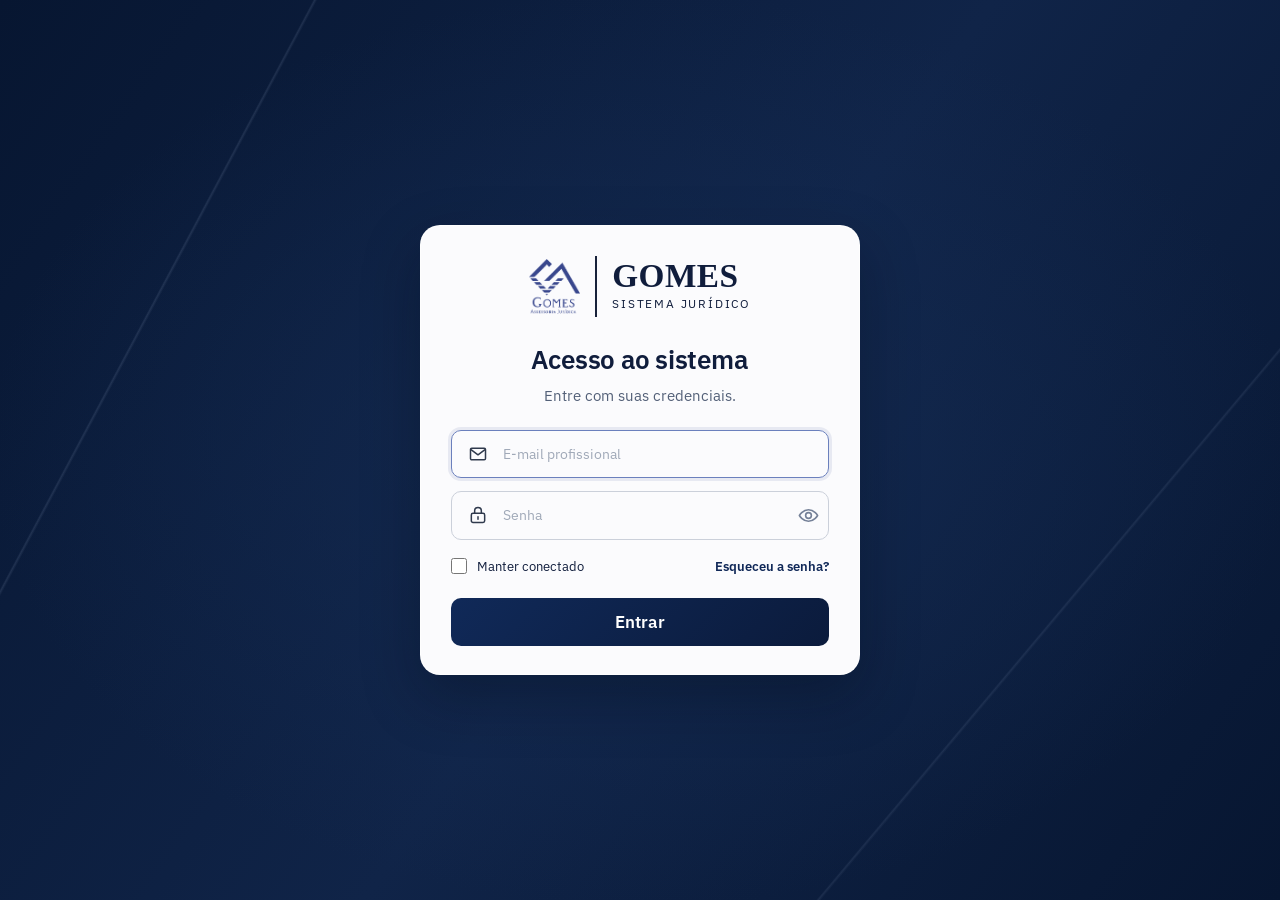
<file: prototipo/index.html>
<!DOCTYPE html>
<html lang="pt-BR">
<head>
<meta charset="utf-8">
<meta name="viewport" content="width=device-width, initial-scale=1">
<title>Gomes · Sistema Jurídico</title>
<link rel="icon" href="logo.png">
<link rel="preconnect" href="https://fonts.googleapis.com">
<link rel="preconnect" href="https://fonts.gstatic.com" crossorigin>
<link href="https://fonts.googleapis.com/css2?family=IBM+Plex+Sans:wght@400;500;600&family=Source+Serif+4:opsz,wght@8..60,600&display=swap" rel="stylesheet">
<link rel="stylesheet" href="css/app.css">
<link rel="stylesheet" href="css/nav-layout.css">
<link rel="stylesheet" href="css/login.css">
<link rel="stylesheet" href="css/usuarios.css">
<link rel="stylesheet" href="css/fin-painel.css">
<link rel="stylesheet" href="css/clientes.css">
</head>
<body>
<div id="login" hidden></div>
<div class="band"><span class="firm">Gomes<small>Assessoria Jurídica</small></span><span>Araguari/MG</span></div>
<div class="shell">
  <nav class="side-nav" id="nav" aria-label="Módulos"></nav>
  <div class="content">
    <header class="top">
      <img class="logo" src="logo.png" alt="Gomes Assessoria Jurídica" width="56" height="61">
      <div class="brand">
        <h1>Sistema Jurídico</h1>
        <span id="modeline">Carregando…</span>
      </div>
      <div class="gsearch" id="gsearch" role="search">
        <svg width="16" height="16" viewBox="0 0 24 24" fill="none" stroke="currentColor" stroke-width="2" stroke-linecap="round" aria-hidden="true"><circle cx="11" cy="11" r="7"/><path d="m20 20-3.5-3.5"/></svg>
        <input id="buscaQ" type="search" autocomplete="off" placeholder="Buscar pasta, processo ou pessoa…" aria-label="Buscar pasta, número de processo ou pessoa" role="combobox" aria-controls="buscaRes" aria-expanded="false" aria-autocomplete="list" data-oninput="busca-digitar" data-onkeydown="busca-tecla" data-onfocus="busca-foco">
        <kbd>/</kbd>
        <div class="gsearch-res" id="buscaRes" role="listbox" hidden></div>
      </div>
      <div id="notif"></div>
      <div class="me-chip" id="mechip"></div>
      <div id="simControl"></div>
      <button class="btn primary" data-action="novo-prazo">+ Novo prazo</button>
    </header>
    <section class="alerts" id="alerts" aria-live="polite"></section>
    <div id="notice"></div>
    <main id="main"></main>
  </div>
</div>
<div id="modal"></div>
<div id="toast"></div>
<script src="js/prazo-logic.js"></script>
<script src="js/regras-logic.js"></script>
<script src="js/schema.js"></script>
<script src="js/seed.js"></script>
<script src="js/core.js"></script>
<script src="js/export.js"></script>
<script src="js/m-agenda.js"></script>
<script src="js/m-tarefas.js"></script>
<script src="js/m-processos.js"></script>
<script src="js/m-publicacoes.js"></script>
<script src="js/m-clientes.js"></script>
<script src="js/m-importacao.js"></script>
<script src="js/m-documentos.js"></script>
<script src="js/m-checklists.js"></script>
<script src="js/m-modelos.js"></script>
<script src="js/m-equipe.js"></script>
<script src="js/m-usuarios.js"></script>
<script src="js/m-financeiro.js"></script>
<script src="js/m-fin-painel.js"></script>
<script src="js/m-relatorios.js"></script>
<script src="js/m-notificacoes.js"></script>
<script src="js/m-busca.js"></script>
<script src="js/m-inicio.js"></script>
<script src="js/m-inicio-widgets.js"></script>
<script src="js/login.js"></script>
<script src="js/app.js"></script>
</body>
</html>
</file>
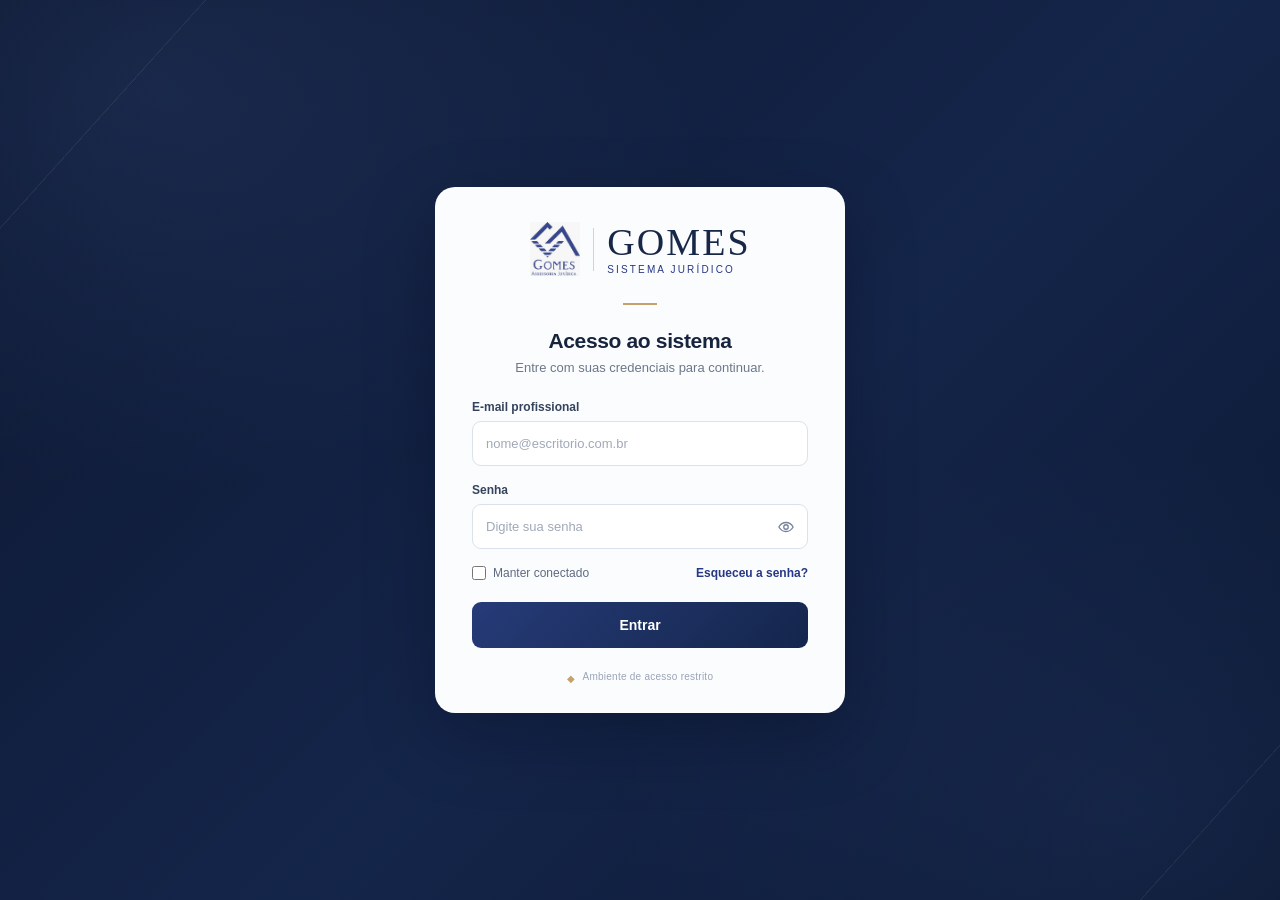
<file: Login - Gomes/gomes-login-completo/index.html>
<!DOCTYPE html>
<html lang="pt-BR">
<head>
  <meta charset="UTF-8" />
  <meta name="viewport" content="width=device-width, initial-scale=1.0" />
  <title>Gomes Sistema Jurídico | Acesso</title>
  <style>
    :root {
      --navy: #101d3b;
      --navy-2: #172b55;
      --blue: #273884;
      --gold: #c3a36a;
      --paper: #fbfcfe;
      --ink: #17243d;
      --muted: #6c778a;
      --line: #dce2eb;
    }
    * { box-sizing: border-box; }
    html, body { min-height: 100%; }
    body {
      margin: 0;
      min-height: 100vh;
      display: grid;
      place-items: center;
      padding: 28px 18px;
      font-family: Inter, "Segoe UI", Arial, sans-serif;
      color: var(--ink);
      background:
        radial-gradient(ellipse at 12% 10%, rgba(54, 78, 131, .28), transparent 35%),
        radial-gradient(ellipse at 88% 90%, rgba(42, 65, 117, .25), transparent 32%),
        linear-gradient(135deg, #0d1730 0%, #14254a 55%, #0c1831 100%);
      overflow-x: hidden;
    }
    body::before, body::after {
      content: "";
      position: fixed;
      width: 440px;
      height: 440px;
      border: 1px solid rgba(216, 225, 244, .07);
      transform: rotate(42deg);
      pointer-events: none;
    }
    body::before { top: -290px; left: -250px; }
    body::after { bottom: -330px; right: -280px; }
    .login-card {
      position: relative;
      width: min(100%, 410px);
      background: var(--paper);
      border: 1px solid rgba(255,255,255,.6);
      border-radius: 20px;
      padding: 34px 36px 28px;
      box-shadow: 0 24px 70px rgba(2, 8, 23, .28);
    }
    .brand {
      display: flex;
      justify-content: center;
      align-items: center;
      gap: 13px;
      margin: 0 auto 27px;
    }
    .brand-symbol {
      width: 51px;
      height: 54px;
      object-fit: contain;
    }
    .brand-divider {
      width: 1px;
      height: 43px;
      background: #cbd3df;
    }
    .brand-wordmark { display: flex; flex-direction: column; gap: 3px; }
    .brand-name {
      font-family: Georgia, "Times New Roman", serif;
      font-size: 38px;
      letter-spacing: 2.1px;
      line-height: 1;
      color: #172747;
    }
    .brand-subtitle {
      font-size: 10px;
      letter-spacing: 2.15px;
      color: #273884;
      text-transform: uppercase;
      white-space: nowrap;
    }
    .gold-rule { width: 34px; height: 2px; background: var(--gold); margin: 0 auto 24px; }
    .heading { text-align: center; margin-bottom: 25px; }
    .heading h1 { font-size: 21px; font-weight: 650; margin: 0 0 7px; letter-spacing: -.35px; }
    .heading p { font-size: 13px; color: var(--muted); margin: 0; }
    .field { margin-bottom: 17px; }
    .field label { display: block; font-size: 12px; font-weight: 600; color: #35435c; margin-bottom: 7px; }
    .input-wrap { position: relative; }
    .input-wrap input {
      width: 100%; height: 45px;
      border: 1px solid var(--line);
      border-radius: 9px;
      background: #fff;
      padding: 0 13px;
      font: inherit; font-size: 13px;
      color: var(--ink);
      outline: none;
      transition: border-color .18s, box-shadow .18s;
    }
    .input-wrap input:focus { border-color: #6b80bd; box-shadow: 0 0 0 3px rgba(39,56,132,.09); }
    .input-wrap input::placeholder { color: #a0a9b8; }
    .password-input { padding-right: 47px !important; }
    .toggle-password {
      position: absolute; top: 0; right: 0; height: 45px; width: 44px;
      border: 0; background: transparent; color: #758198; cursor: pointer;
      display: grid; place-items: center;
    }
    .toggle-password svg { width: 18px; height: 18px; }
    .options { display: flex; justify-content: space-between; align-items: center; gap: 10px; margin: 2px 0 22px; font-size: 12px; }
    .remember { display: flex; align-items: center; gap: 7px; color: #5e6b80; cursor: pointer; }
    .remember input { accent-color: var(--blue); width: 14px; height: 14px; margin: 0; }
    .forgot { color: var(--blue); text-decoration: none; font-weight: 600; }
    .forgot:hover { text-decoration: underline; }
    .submit-btn {
      width: 100%; height: 46px; border: 0; border-radius: 9px;
      background: linear-gradient(135deg, #263b78, #14264c);
      color: #fff; font: inherit; font-size: 14px; font-weight: 600;
      cursor: pointer; transition: transform .15s, filter .15s;
    }
    .submit-btn:hover { filter: brightness(1.08); }
    .submit-btn:active { transform: translateY(1px); }
    .footer { text-align: center; color: #9aa4b5; font-size: 10px; margin-top: 23px; letter-spacing: .25px; }
    .footer .lock { display: inline-block; vertical-align: -2px; margin-right: 5px; color: var(--gold); }
    .notice { display: none; margin-top: 12px; padding: 10px 12px; border-radius: 8px; font-size: 12px; line-height: 1.5; background: #eef2fb; color: #33466f; }
    .notice.show { display: block; }
    @media (max-width: 460px) {
      body { padding: 18px 14px; }
      .login-card { padding: 29px 23px 24px; border-radius: 17px; }
      .brand { margin-bottom: 24px; }
      .brand-symbol { width: 44px; height: 47px; }
      .brand-name { font-size: 25px; }
      .brand-subtitle { font-size: 9px; letter-spacing: 1.7px; }
      .heading h1 { font-size: 19px; }
    }
    @media (prefers-reduced-motion: reduce) { *, *::before, *::after { transition: none !important; } }
  </style>
</head>
<body>
  <main class="login-card" aria-label="Acesso ao Gomes Sistema Jurídico">
    <div class="brand" aria-label="Gomes Sistema Jurídico">
      <img class="brand-symbol" src="logo.png" alt="Símbolo Gomes" />
      <span class="brand-divider" aria-hidden="true"></span>
      <div class="brand-wordmark">
        <span class="brand-name">GOMES</span>
        <span class="brand-subtitle">Sistema Jurídico</span>
      </div>
    </div>
    <div class="gold-rule" aria-hidden="true"></div>
    <div class="heading">
      <h1>Acesso ao sistema</h1>
      <p>Entre com suas credenciais para continuar.</p>
    </div>
    <form id="loginForm">
      <div class="field">
        <label for="email">E-mail profissional</label>
        <div class="input-wrap">
          <input id="email" name="email" type="email" placeholder="nome@escritorio.com.br" autocomplete="username" required />
        </div>
      </div>
      <div class="field">
        <label for="password">Senha</label>
        <div class="input-wrap">
          <input class="password-input" id="password" name="password" type="password" placeholder="Digite sua senha" autocomplete="current-password" required />
          <button class="toggle-password" id="togglePassword" type="button" aria-label="Mostrar senha" title="Mostrar senha">
            <svg viewBox="0 0 24 24" fill="none" stroke="currentColor" stroke-width="1.7" stroke-linecap="round" stroke-linejoin="round" aria-hidden="true">
              <path d="M2.5 12s3.3-6 9.5-6 9.5 6 9.5 6-3.3 6-9.5 6-9.5-6-9.5-6Z"/>
              <circle cx="12" cy="12" r="3"/>
            </svg>
          </button>
        </div>
      </div>
      <div class="options">
        <label class="remember"><input type="checkbox" id="remember" /> Manter conectado</label>
        <a class="forgot" href="#" id="forgotPassword">Esqueceu a senha?</a>
      </div>
      <button class="submit-btn" type="submit">Entrar</button>
      <div class="notice" id="notice" role="status"></div>
    </form>
    <div class="footer"><span class="lock">◆</span> Ambiente de acesso restrito</div>
  </main>
  <script>
    const passwordField = document.getElementById('password');
    const togglePassword = document.getElementById('togglePassword');
    const notice = document.getElementById('notice');

    togglePassword.addEventListener('click', () => {
      const showing = passwordField.type === 'text';
      passwordField.type = showing ? 'password' : 'text';
      togglePassword.setAttribute('aria-label', showing ? 'Mostrar senha' : 'Ocultar senha');
      togglePassword.title = showing ? 'Mostrar senha' : 'Ocultar senha';
    });

    document.getElementById('forgotPassword').addEventListener('click', (event) => {
      event.preventDefault();
      notice.textContent = 'A recuperação de senha será disponibilizada quando o sistema de autenticação estiver conectado.';
      notice.classList.add('show');
    });

    document.getElementById('loginForm').addEventListener('submit', (event) => {
      event.preventDefault();
      notice.textContent = 'Interface demonstrativa: o login ainda não está conectado à autenticação do servidor.';
      notice.classList.add('show');
    });
  </script>
</body>
</html>
</file>
<file: prototipo/css/app.css>
:root {

  /* Layout: barra superior + faixa de alertas fixa; abaixo, a visão escolhida (ano, mês, lista, equipe, feriados) com painel lateral do dia. */

  /* Paleta do site oficial da Gomes Assessoria Jurídica: marinho #273884, cinzas #F5F5F5 / #EAE9E9, grafite #54595F, quase-preto #13120B */

  --bg: #F5F5F5;

  --surface: #FFFFFF;

  --ink: #13120B;

  --muted: #54595F;

  --line: #E2E1E1;

  --accent: #273884;

  --accent-soft: #E7E9F3;

  --band: #273884;

  --band-ink: #EAE9E9;

  --danger: #B8322A;

  --danger-soft: #FBE4E1;

  --warn: #C0620F;

  --warn-soft: #FCEAD7;

  --amber: #957300;

  --amber-soft: #FAF1CC;

  --ok: #2C7A4D;

  --ok-soft: #DFF1E6;

  --done: #8893A3;

  --done-soft: #ECEFF3;

  --hol: #B0453B;

  --weekend: #F7F7F7;

  --comp-soft: #E6E7EA;

  --recesso: rgba(35, 71, 124, .09);

  --font-display: "Source Serif 4", Georgia, serif;

  --font-body: "IBM Plex Sans", system-ui, -apple-system, "Segoe UI", sans-serif;

  --shadow: 0 8px 30px rgba(20, 30, 50, .18);

  color-scheme: light;

}





* {

  box-sizing: border-box

}

html,

body {

  margin: 0;

  background: var(--bg);

  color: var(--ink);

  font-family: var(--font-body);

  font-size: 14px;

  line-height: 1.45

}

button,

input,

select,

textarea {

  font: inherit;

  color: inherit

}

button {

  cursor: pointer

}

:focus-visible {

  outline: 2px solid var(--accent);

  outline-offset: 2px

}

.num {

  font-variant-numeric: tabular-nums

}

/* Faixa institucional */

.band {

  background: var(--band);

  color: var(--band-ink);

  display: flex;

  flex-wrap: wrap;

  gap: 6px 18px;

  align-items: center;

  padding: 8px 20px;

  font-size: 12px;

  letter-spacing: .04em

}

.band .firm {

  font-family: var(--font-display);

  font-size: 15px;

  letter-spacing: .08em;

  text-transform: uppercase;

  font-weight: 600;

  margin-right: auto

}

.band .firm small {

  font-family: var(--font-body);

  text-transform: none;

  letter-spacing: .02em;

  font-weight: 400;

  opacity: .85;

  margin-left: 8px

}

/* Top bar */

.top {

  display: flex;

  flex-wrap: wrap;

  align-items: center;

  gap: 12px 20px;

  padding: 14px 20px;

  background: var(--surface);

  border-bottom: 1px solid var(--line)

}

.logo {

  height: 58px;

  width: auto;

  flex: none

}

:root[data-theme="dark"] .logo {

  filter: brightness(0) invert(.9)

}



.brand {

  display: flex;

  flex-direction: column;

  margin-right: auto

}

.brand h1 {

  font-family: var(--font-display);

  font-size: 20px;

  margin: 0;

  font-weight: 600;

  letter-spacing: -.01em

}

.brand span {

  color: var(--muted);

  font-size: 12px

}

.tabs {

  display: flex;

  gap: 2px;

  background: var(--bg);

  border: 1px solid var(--line);

  border-radius: 8px;

  padding: 3px;

  flex-wrap: wrap

}

.tabs a {

  padding: 6px 12px;

  border-radius: 6px;

  text-decoration: none;

  color: var(--muted);

  font-weight: 500

}

.tabs a[aria-current="page"] {

  background: var(--surface);

  color: var(--ink);

  box-shadow: 0 1px 2px rgba(0, 0, 0, .08)

}

.ctrl {

  display: flex;

  align-items: center;

  gap: 8px

}

.ctrl label {

  color: var(--muted);

  font-size: 12px

}

select,

input,

textarea {

  background: var(--surface);

  border: 1px solid var(--line);

  border-radius: 6px;

  padding: 7px 9px;

  min-width: 0

}

.btn {

  border: 1px solid var(--line);

  background: var(--surface);

  border-radius: 6px;

  padding: 7px 12px;

  font-weight: 500

}

.btn:hover {

  border-color: var(--accent)

}

.btn.primary {

  background: var(--accent);

  color: var(--surface);

  border-color: var(--accent)

}

.btn.danger {

  color: var(--danger);

  border-color: var(--danger)

}

.btn.small {

  padding: 4px 9px;

  font-size: 12px

}

.iconbtn {

  border: 1px solid var(--line);

  background: var(--surface);

  border-radius: 6px;

  width: 32px;

  height: 32px;

  font-size: 16px;

  line-height: 1

}

/* Alert strip */

.alerts {

  display: flex;

  flex-wrap: wrap;

  align-items: center;

  gap: 10px 14px;

  padding: 10px 20px;

  border-bottom: 1px solid var(--line);

  background: var(--surface)

}

.alerts.calm {

  background: var(--ok-soft)

}

.alerts.hot {

  background: var(--danger-soft)

}

.pulse {

  width: 10px;

  height: 10px;

  border-radius: 50%;

  background: var(--danger);

  flex: none;

  box-shadow: 0 0 0 0 rgba(184, 50, 42, .6);

  animation: pulse 1.6s infinite

}

.alerts.calm .pulse {

  background: var(--ok);

  animation: none

}

@keyframes pulse {

  0% {

    box-shadow: 0 0 0 0 rgba(184, 50, 42, .55)

  }

  70% {

    box-shadow: 0 0 0 10px rgba(184, 50, 42, 0)

  }

  100% {

    box-shadow: 0 0 0 0 rgba(184, 50, 42, 0)

  }

}

@media (prefers-reduced-motion: reduce) {

  .pulse {

    animation: none

  }

}

.alerts strong {

  font-weight: 600

}

.counts {

  display: flex;

  gap: 8px;

  flex-wrap: wrap

}

.count {

  display: inline-flex;

  align-items: center;

  gap: 6px;

  padding: 3px 10px;

  border-radius: 999px;

  font-weight: 600;

  font-size: 12px;

  border: 1px solid transparent;

  background: var(--surface)

}

.chips {

  display: flex;

  gap: 6px;

  flex-wrap: wrap;

  flex: 1 1 300px

}

.achip {

  border: 1px solid var(--line);

  background: var(--surface);

  border-radius: 6px;

  padding: 3px 8px;

  font-size: 12px;

  display: inline-flex;

  gap: 6px;

  align-items: center;

  max-width: 320px

}

.achip span {

  overflow: hidden;

  text-overflow: ellipsis;

  white-space: nowrap

}

/* status colors */

.s-vencido {

  --c: var(--danger);

  --cs: var(--danger-soft)

}

.s-hoje {

  --c: var(--danger);

  --cs: var(--danger-soft)

}

.s-critico {

  --c: var(--warn);

  --cs: var(--warn-soft)

}

.s-atencao {

  --c: var(--amber);

  --cs: var(--amber-soft)

}

.s-ok {

  --c: var(--ok);

  --cs: var(--ok-soft)

}

.s-concluido {

  --c: var(--done);

  --cs: var(--done-soft)

}

.pill {

  display: inline-flex;

  align-items: center;

  gap: 5px;

  padding: 2px 9px;

  border-radius: 999px;

  font-size: 11.5px;

  font-weight: 600;

  color: var(--c);

  background: var(--cs);

  white-space: nowrap

}

.pill::before {

  content: "";

  width: 6px;

  height: 6px;

  border-radius: 50%;

  background: var(--c)

}

.count.s-vencido,

.count.s-hoje,

.count.s-critico,

.count.s-atencao {

  color: var(--c);

  border-color: var(--c)

}

.notice {

  margin: 12px 20px 0;

  padding: 9px 12px;

  border: 1px dashed var(--line);

  border-radius: 8px;

  color: var(--muted);

  display: flex;

  gap: 10px;

  align-items: center;

  flex-wrap: wrap;

  background: var(--surface)

}

/* Main */

main {

  padding: 16px 20px 40px;

  display: grid;

  grid-template-columns: minmax(0, 1fr) 320px;

  gap: 16px;

  align-items: start

}

main.single {

  grid-template-columns: minmax(0, 1fr)

}

@media (max-width:1000px) {

  main {

    grid-template-columns: minmax(0, 1fr)

  }

}

.panel {

  background: var(--surface);

  border: 1px solid var(--line);

  border-radius: 10px

}

.vhead {

  display: flex;

  align-items: center;

  gap: 10px;

  flex-wrap: wrap;

  padding: 12px 14px;

  border-bottom: 1px solid var(--line)

}

.vhead h2 {

  font-family: var(--font-display);

  font-weight: 600;

  font-size: 22px;

  margin: 0 auto 0 0;

  text-wrap: balance

}

.legend {

  display: flex;

  gap: 12px;

  flex-wrap: wrap;

  padding: 10px 14px;

  border-top: 1px solid var(--line);

  color: var(--muted);

  font-size: 12px

}

.legend i {

  display: inline-block;

  width: 11px;

  height: 11px;

  border-radius: 3px;

  margin-right: 5px;

  vertical-align: -1px;

  background: var(--cs);

  border: 1px solid var(--c)

}

/* Year */

.year {

  display: grid;

  grid-template-columns: repeat(4, minmax(0, 1fr));

  gap: 14px;

  padding: 14px

}

@media (max-width:1250px) {

  .year {

    grid-template-columns: repeat(3, minmax(0, 1fr))

  }

}

@media (max-width:760px) {

  .year {

    grid-template-columns: repeat(2, minmax(0, 1fr))

  }

}

@media (max-width:460px) {

  .year {

    grid-template-columns: minmax(0, 1fr)

  }

}

.mini {

  border: 1px solid var(--line);

  border-radius: 8px;

  padding: 8px

}

.mini.current {

  border-color: var(--accent)

}

.mini h3 {

  margin: 0 0 6px;

  font-size: 13px;

  display: flex;

  justify-content: space-between;

  align-items: center

}

.mini h3 button {

  border: 0;

  background: none;

  padding: 0;

  font-weight: 600;

  color: var(--ink);

  text-transform: capitalize

}

.mini h3 button:hover {

  color: var(--accent);

  text-decoration: underline

}

.mini h3 small {

  color: var(--muted);

  font-weight: 500

}

.mgrid {

  display: grid;

  grid-template-columns: repeat(7, 1fr);

  gap: 2px

}

.mgrid .dow {

  font-size: 10px;

  color: var(--muted);

  text-align: center;

  padding-bottom: 2px

}

.d {

  position: relative;

  aspect-ratio: 1;

  border: 0;

  border-radius: 4px;

  background: transparent;

  font-size: 11px;

  padding: 0;

  display: flex;

  align-items: center;

  justify-content: center;

  color: var(--ink)

}

.d.out {

  visibility: hidden

}

.d.we {

  color: var(--muted);

  background: var(--weekend)

}

.d.rec {

  background-image: repeating-linear-gradient(135deg, var(--recesso) 0 3px, transparent 3px 6px)

}

.d.hol {

  color: var(--hol);

  font-weight: 600;

  text-decoration: underline dotted

}

.d.has {

  background: var(--cs);

  color: var(--c);

  font-weight: 700;

  box-shadow: inset 0 0 0 1px var(--c)

}

.d.today {

  outline: 2px solid var(--accent);

  outline-offset: -1px

}

.d.sel {

  background: var(--accent);

  color: var(--surface)

}

.d:hover {

  box-shadow: inset 0 0 0 1px var(--accent)

}

.d .n {

  position: absolute;

  top: -3px;

  right: -3px;

  min-width: 13px;

  height: 13px;

  border-radius: 7px;

  background: var(--c);

  color: var(--surface);

  font-size: 8.5px;

  line-height: 13px;

  padding: 0 3px;

  font-weight: 700

}

/* Month */

.month {

  display: grid;

  grid-template-columns: repeat(7, minmax(0, 1fr));

  border-top: 1px solid var(--line)

}

.month .dow {

  padding: 6px 8px;

  font-size: 12px;

  color: var(--muted);

  border-bottom: 1px solid var(--line);

  font-weight: 500

}

.cell {

  min-height: 108px;

  border-right: 1px solid var(--line);

  border-bottom: 1px solid var(--line);

  padding: 5px;

  display: flex;

  flex-direction: column;

  gap: 3px;

  cursor: pointer;

  background: var(--surface)

}

.cell:nth-child(7n) {

  border-right: 0

}

.cell.out {

  background: var(--bg);

  color: var(--muted)

}

.cell.we {

  background: var(--weekend)

}

.cell.rec {

  background-image: repeating-linear-gradient(135deg, var(--recesso) 0 4px, transparent 4px 8px)

}

.cell.sel {

  box-shadow: inset 0 0 0 2px var(--accent)

}

.cell .top-row {

  display: flex;

  justify-content: space-between;

  gap: 4px;

  font-size: 12px

}

.cell .dn {

  font-weight: 600

}

.cell.today .dn {

  background: var(--accent);

  color: var(--surface);

  border-radius: 10px;

  padding: 0 6px

}

.cell .hn {

  color: var(--hol);

  font-size: 10.5px;

  text-align: right;

  line-height: 1.2

}

.ev {

  border: 0;

  border-left: 3px solid var(--c);

  background: var(--cs);

  color: var(--ink);

  border-radius: 4px;

  padding: 2px 5px;

  font-size: 11.5px;

  text-align: left;

  white-space: nowrap;

  overflow: hidden;

  text-overflow: ellipsis;

  width: 100%

}

.more {

  font-size: 11px;

  color: var(--muted)

}

@media (max-width:700px) {

  .cell {

    min-height: 70px

  }

  .ev {

    font-size: 10px

  }

}

/* Side panel */

.side {

  padding: 14px;

  position: sticky;

  top: 12px

}

.side h3 {

  font-family: var(--font-display);

  font-size: 18px;

  margin: 0 0 2px;

  font-weight: 600

}

.side .sub {

  color: var(--muted);

  font-size: 12px;

  margin-bottom: 12px

}

.plist {

  display: flex;

  flex-direction: column;

  gap: 8px

}

.pcard {

  border: 1px solid var(--line);

  border-left: 4px solid var(--c);

  border-radius: 8px;

  padding: 9px 10px;

  display: flex;

  flex-direction: column;

  gap: 4px;

  background: var(--surface);

  text-align: left

}

.pcard:hover {

  border-color: var(--accent);

  border-left-color: var(--c)

}

.pcard .t {

  font-weight: 600

}

.pcard .meta {

  color: var(--muted);

  font-size: 12px;

  display: flex;

  gap: 8px;

  flex-wrap: wrap;

  align-items: center

}

.empty {

  color: var(--muted);

  padding: 10px 0

}

.side .sec {

  margin-top: 16px;

  padding-top: 12px;

  border-top: 1px solid var(--line)

}

.side .sec h4 {

  margin: 0 0 8px;

  font-size: 12px;

  text-transform: uppercase;

  letter-spacing: .04em;

  color: var(--muted)

}

.load {

  display: flex;

  flex-direction: column;

  gap: 6px

}

.loadrow {

  display: grid;

  grid-template-columns: 24px minmax(0, 1fr) auto;

  gap: 8px;

  align-items: center;

  font-size: 13px

}

.bar {

  height: 6px;

  background: var(--bg);

  border-radius: 3px;

  overflow: hidden;

  grid-column: 2 / 4

}

.bar b {

  display: block;

  height: 100%;

  background: var(--accent)

}

.av {

  width: 24px;

  height: 24px;

  border-radius: 50%;

  display: inline-flex;

  align-items: center;

  justify-content: center;

  color: #fff;

  font-size: 10px;

  font-weight: 600;

  flex: none

}

.av.lg {

  width: 42px;

  height: 42px;

  font-size: 15px

}

/* Table */

.filters {

  display: flex;

  gap: 8px;

  flex-wrap: wrap;

  padding: 12px 14px;

  border-bottom: 1px solid var(--line)

}

.tablewrap {

  overflow-x: auto

}

table {

  width: 100%;

  border-collapse: collapse;

  font-size: 13px

}

th {

  text-align: left;

  font-weight: 500;

  color: var(--muted);

  font-size: 12px;

  padding: 8px 12px;

  border-bottom: 1px solid var(--line);

  white-space: nowrap

}

td {

  padding: 9px 12px;

  border-bottom: 1px solid var(--line);

  vertical-align: middle

}

tr.done td {

  color: var(--muted)

}

tr.done td .proc {

  text-decoration: line-through

}

.proc {

  font-variant-numeric: tabular-nums;

  font-size: 12.5px

}

.who {

  display: flex;

  align-items: center;

  gap: 7px;

  white-space: nowrap

}

.rowact {

  display: flex;

  gap: 6px;

  justify-content: flex-end

}

/* Team */

.team {

  display: grid;

  grid-template-columns: repeat(auto-fill, minmax(250px, 1fr));

  gap: 12px;

  padding: 14px

}

.member {

  border: 1px solid var(--line);

  border-radius: 10px;

  padding: 14px;

  display: flex;

  flex-direction: column;

  gap: 10px

}

.member .hd {

  display: flex;

  gap: 10px;

  align-items: center

}

.member .nm {

  font-weight: 600

}

.member .cg {

  color: var(--muted);

  font-size: 12px

}

.member .stats {

  display: flex;

  gap: 6px;

  flex-wrap: wrap

}

.member .info {

  color: var(--muted);

  font-size: 12px;

  word-break: break-word

}

/* Holidays */

.hgrid {

  display: grid;

  grid-template-columns: repeat(auto-fit, minmax(300px, 1fr));

  gap: 14px;

  padding: 14px

}

.hbox {

  border: 1px solid var(--line);

  border-radius: 10px;

  padding: 12px

}

.hbox h3 {

  margin: 0 0 8px;

  font-size: 14px

}

.hlist {

  list-style: none;

  margin: 0;

  padding: 0

}

.hlist li {

  display: flex;

  justify-content: space-between;

  gap: 10px;

  padding: 6px 0;

  border-bottom: 1px dashed var(--line);

  font-size: 13px

}

.hlist li:last-child {

  border-bottom: 0

}

.form-inline {

  display: flex;

  gap: 6px;

  flex-wrap: wrap;

  margin-top: 10px

}

.muted {

  color: var(--muted)

}

/* Modal */

.backdrop {

  position: fixed;

  inset: 0;

  background: rgba(10, 15, 25, .45);

  display: flex;

  align-items: flex-start;

  justify-content: center;

  padding: 40px 16px;

  overflow: auto;

  z-index: 50

}

.modal {

  background: var(--surface);

  border-radius: 12px;

  box-shadow: var(--shadow);

  width: min(620px, 100%);

  border: 1px solid var(--line)

}

.modal header {

  padding: 14px 18px;

  border-bottom: 1px solid var(--line);

  display: flex;

  align-items: center;

  gap: 10px

}

.modal header h3 {

  margin: 0;

  font-family: var(--font-display);

  font-size: 19px;

  font-weight: 600;

  margin-right: auto

}

.modal .body {

  padding: 16px 18px;

  display: grid;

  grid-template-columns: 1fr 1fr;

  gap: 12px

}

.modal .body .full {

  grid-column: 1 / -1

}

@media (max-width:520px) {

  .modal .body {

    grid-template-columns: 1fr

  }

}

.field {

  display: flex;

  flex-direction: column;

  gap: 4px

}

.field>input,

.field>select,

.field>textarea {

  width: 100%

}

.field label {

  font-size: 12px;

  color: var(--muted);

  font-weight: 500

}

.calc {

  grid-column: 1 / -1;

  background: var(--accent-soft);

  border-radius: 8px;

  padding: 9px 12px;

  font-size: 12.5px

}

.modal footer {

  padding: 12px 18px;

  border-top: 1px solid var(--line);

  display: flex;

  gap: 8px;

  justify-content: flex-end;

  flex-wrap: wrap

}

.modal footer .left {

  margin-right: auto

}

.urgent-list {

  padding: 6px 18px 14px;

  display: flex;

  flex-direction: column;

  gap: 8px

}

/* Clientes (captação) */

.board {

  display: grid;

  grid-template-columns: repeat(5, minmax(230px, 1fr));

  gap: 12px;

  padding: 14px;

  overflow-x: auto

}

.col {

  background: var(--bg);

  border-radius: 10px;

  padding: 10px;

  display: flex;

  flex-direction: column;

  gap: 8px;

  min-height: 160px

}

.col h3 {

  margin: 0 0 2px;

  font-size: 12.5px;

  text-transform: uppercase;

  letter-spacing: .04em;

  color: var(--muted);

  display: flex;

  justify-content: space-between

}

.ccard {

  border: 1px solid var(--line);

  border-radius: 8px;

  background: var(--surface);

  padding: 10px;

  text-align: left;

  display: flex;

  flex-direction: column;

  gap: 5px

}

.ccard:hover {

  border-color: var(--accent)

}

.ccard.paramim {

  border-color: var(--accent);

  box-shadow: inset 3px 0 0 var(--accent)

}

.ccard .t {

  font-weight: 600

}

.ccard .meta {

  font-size: 12px;

  color: var(--muted);

  display: flex;

  gap: 6px;

  align-items: center;

  flex-wrap: wrap

}

.ccard .hist {

  font-size: 12px;

  color: var(--ink);

  display: -webkit-box;

  -webkit-line-clamp: 2;

  -webkit-box-orient: vertical;

  overflow: hidden

}

.tag {

  display: inline-block;

  font-size: 11px;

  font-weight: 600;

  padding: 1px 7px;

  border-radius: 999px;

  background: var(--accent-soft);

  color: var(--accent)

}

.tag.alta {

  background: var(--danger-soft);

  color: var(--danger)

}

.avs {

  display: inline-flex

}

.avs .av {

  margin-left: -5px;

  border: 2px solid var(--surface)

}

.avs .av:first-child {

  margin-left: 0

}

.modal.wide {

  width: min(980px, 100%)

}

.cgrid {

  display: grid;

  grid-template-columns: minmax(0, 1.15fr) minmax(0, 1fr);

  gap: 0

}

@media (max-width:820px) {

  .cgrid {

    grid-template-columns: 1fr

  }

}

.cgrid>div {

  padding: 16px 18px;

  display: flex;

  flex-direction: column;

  gap: 12px

}

.cgrid>div+div {

  border-left: 1px solid var(--line);

  background: var(--bg)

}

@media (max-width:820px) {

  .cgrid>div+div {

    border-left: 0;

    border-top: 1px solid var(--line)

  }

}

.two {

  display: grid;

  grid-template-columns: 1fr 1fr;

  gap: 10px

}

@media (max-width:520px) {

  .two {

    grid-template-columns: 1fr

  }

}

.box {

  background: var(--surface);

  border: 1px solid var(--line);

  border-radius: 8px;

  padding: 10px 12px;

  display: flex;

  flex-direction: column;

  gap: 8px

}

.box h4 {

  margin: 0;

  font-size: 12px;

  text-transform: uppercase;

  letter-spacing: .04em;

  color: var(--muted)

}

.checks {

  display: flex;

  flex-direction: column;

  gap: 4px

}

.checks label {

  display: flex;

  gap: 8px;

  align-items: center;

  font-size: 13px

}

.doclist {

  display: flex;

  flex-direction: column;

  gap: 6px

}

.doc {

  display: grid;

  grid-template-columns: 34px minmax(0, 1fr) auto;

  gap: 8px;

  align-items: center;

  font-size: 13px

}

.doc .ft {

  width: 34px;

  height: 34px;

  border-radius: 6px;

  background: var(--accent-soft);

  color: var(--accent);

  font-size: 10px;

  font-weight: 700;

  display: flex;

  align-items: center;

  justify-content: center

}

.doc a {

  color: var(--ink);

  font-weight: 500;

  text-decoration: none;

  overflow: hidden;

  text-overflow: ellipsis;

  white-space: nowrap;

  display: block

}

.doc a:hover {

  color: var(--accent);

  text-decoration: underline

}

.doc small {

  color: var(--muted)

}

.drop {

  border: 1.5px dashed var(--line);

  border-radius: 8px;

  padding: 10px;

  display: flex;

  flex-wrap: wrap;

  gap: 8px;

  align-items: center

}

.drop.over {

  border-color: var(--accent);

  background: var(--accent-soft)

}

.timeline {

  list-style: none;

  margin: 0;

  padding: 0;

  display: flex;

  flex-direction: column;

  gap: 8px;

  max-height: 220px;

  overflow: auto

}

.timeline li {

  display: grid;

  grid-template-columns: 24px minmax(0, 1fr);

  gap: 8px;

  font-size: 12.5px

}

.timeline small {

  color: var(--muted);

  display: block

}

.statusbar {

  display: flex;

  gap: 6px;

  flex-wrap: wrap

}

.tabbadge {

  display: inline-block;

  min-width: 17px;

  padding: 0 5px;

  margin-left: 5px;

  border-radius: 9px;

  background: var(--danger);

  color: #fff;

  font-size: 10.5px;

  font-weight: 700;

  text-align: center;

  line-height: 17px

}

.toast {

  position: fixed;

  bottom: 18px;

  left: 50%;

  transform: translateX(-50%);

  background: var(--ink);

  color: var(--surface);

  padding: 9px 16px;

  border-radius: 8px;

  z-index: 60;

  font-size: 13px;

  box-shadow: var(--shadow)

}

/* ===== Layout com menu lateral ===== */

html,

body {

  height: 100%

}

.shell {

  display: grid;

  grid-template-columns: 220px minmax(0, 1fr);

  min-height: calc(100% - 37px)

}

.side-nav {

  background: var(--surface);

  border-right: 1px solid var(--line);

  padding: 12px 10px;

  display: flex;

  flex-direction: column;

  gap: 14px;

  position: sticky;

  top: 0;

  align-self: start;

  max-height: 100vh;

  overflow: auto

}

.side-nav .grp {

  display: flex;

  flex-direction: column;

  gap: 2px

}

.side-nav .grp b {

  font-size: 11px;

  text-transform: uppercase;

  letter-spacing: .06em;

  color: var(--muted);

  padding: 4px 10px

}

.side-nav a {

  display: flex;

  justify-content: space-between;

  align-items: center;

  padding: 7px 10px;

  border-radius: 6px;

  text-decoration: none;

  color: var(--ink);

  font-weight: 500

}

.side-nav a:hover {

  background: var(--bg)

}

.side-nav a[aria-current="page"] {

  background: var(--accent);

  color: var(--surface)

}

.side-nav a[aria-current="page"] .tabbadge {

  background: var(--surface);

  color: var(--accent)

}

.content {

  min-width: 0;

  display: flex;

  flex-direction: column

}

@media (max-width:900px) {

  .shell {

    grid-template-columns: 1fr

  }

  .side-nav {

    position: static;

    max-height: none;

    flex-direction: row;

    overflow-x: auto;

    border-right: 0;

    border-bottom: 1px solid var(--line)

  }

  .side-nav .grp {

    flex-direction: row;

    align-items: center

  }

  .side-nav .grp b {

    display: none

  }

  .side-nav a {

    white-space: nowrap

  }

}

.me-chip {

  display: flex;

  align-items: center;

  gap: 8px;

  font-size: 13px

}

.me-chip .role {

  font-size: 11px;

  color: var(--muted)

}

/* ===== Componentes gerais ===== */

.kpis {

  display: grid;

  grid-template-columns: repeat(auto-fit, minmax(180px, 1fr));

  gap: 12px;

  padding: 14px

}

.kpi {

  border: 1px solid var(--line);

  border-radius: 10px;

  padding: 12px 14px;

  background: var(--surface);

  display: flex;

  flex-direction: column;

  gap: 4px;

  border-top: 3px solid var(--c, var(--accent))

}

.kpi span {

  font-size: 12px;

  color: var(--muted)

}

.kpi strong {

  font-size: 22px;

  font-variant-numeric: tabular-nums;

  font-weight: 600

}

.kpi small {

  font-size: 12px;

  color: var(--muted)

}

.grid2 {

  display: grid;

  grid-template-columns: repeat(auto-fit, minmax(380px, 1fr));

  gap: 14px;

  padding: 0 14px 14px

}

@media (max-width:520px) {

  .grid2 {

    grid-template-columns: 1fr

  }

}

.card {

  border: 1px solid var(--line);

  border-radius: 10px;

  padding: 12px 14px;

  background: var(--surface);

  min-width: 0

}

.card h3 {

  margin: 0 0 10px;

  font-size: 14px

}

.chart svg {

  width: 100%;

  height: auto;

  display: block

}

.chart text {

  fill: var(--muted);

  font-size: 11px;

  font-family: var(--font-body)

}

.chart .gl {

  stroke: var(--line)

}

.chart-legend {

  display: flex;

  gap: 12px;

  font-size: 12px;

  color: var(--muted);

  margin-top: 6px;

  flex-wrap: wrap

}

.chart-legend i {

  display: inline-block;

  width: 10px;

  height: 10px;

  border-radius: 2px;

  margin-right: 5px;

  vertical-align: -1px

}

.money {

  font-variant-numeric: tabular-nums;

  white-space: nowrap;

  text-align: right

}

td.money,

th.money {

  text-align: right

}

.pos {

  color: var(--ok)

}

.neg {

  color: var(--danger)

}

.subtabs {

  display: flex;

  gap: 6px;

  flex-wrap: wrap

}

.subtabs button {

  border: 1px solid var(--line);

  background: var(--surface);

  border-radius: 999px;

  padding: 4px 12px;

  font-size: 12.5px

}

.subtabs button[aria-pressed="true"] {

  background: var(--accent);

  color: var(--surface);

  border-color: var(--accent)

}

.export {

  display: flex;

  gap: 6px;

  align-items: center

}

.export .muted {

  font-size: 12px

}

.tfoot td {

  font-weight: 600;

  background: var(--bg)

}

.lock {

  padding: 40px 20px;

  text-align: center;

  color: var(--muted)

}

.lock h2 {

  font-family: var(--font-display);

  color: var(--ink)

}

.dl {

  display: grid;

  grid-template-columns: max-content 1fr;

  gap: 6px 14px;

  font-size: 13px;

  margin: 0

}

.dl dt {

  color: var(--muted)

}

.dl dd {

  margin: 0

}

.ptext {

  white-space: pre-wrap;

  font-size: 13px;

  background: var(--bg);

  border-radius: 8px;

  padding: 10px;

  max-height: 260px;

  overflow: auto

}

.matrix td,

.matrix th {

  text-align: center

}

.matrix td:first-child,

.matrix th:first-child {

  text-align: left

}

.matrix select {

  padding: 4px 6px;

  font-size: 12px

}

.tabs-inline {

  display: flex;

  gap: 2px;

  border-bottom: 1px solid var(--line);

  padding: 0 14px;

  flex-wrap: wrap

}

.tabs-inline button {

  border: 0;

  background: none;

  padding: 9px 12px;

  color: var(--muted);

  font-weight: 500;

  border-bottom: 2px solid transparent

}

.tabs-inline button[aria-pressed="true"] {

  color: var(--accent);

  border-bottom-color: var(--accent)

}

.section-body {

  padding: 14px;

  display: flex;

  flex-direction: column;

  gap: 12px

}

.row-click {

  cursor: pointer

}

.row-click:hover td {

  background: var(--bg)

}

.alerts .chips {

  flex-basis: 100%

}

/* ===== Gomes · identidade visual profissional ===== */

:root {

  --bg: #f3f5f9;

  --surface: #fff;

  --ink: #172033;

  --muted: #697386;

  --line: #e3e8f0;

  --accent: #273884;

  --accent-soft: #edf0fb;

  --band: #172653;

  --shadow: 0 12px 34px rgba(22, 36, 75, .08)

}

html,

body {

  font-size: 14px;

  background: var(--bg)

}

.band {

  padding: 9px 26px;

  background: #172653;

  min-height: 40px

}

.shell {

  grid-template-columns: 248px minmax(0, 1fr);

  min-height: calc(100% - 40px)

}

.side-nav {

  padding: 22px 14px;

  background: #fff;

  border-right: 1px solid #e7ebf2;

  gap: 22px

}

.side-nav .grp {

  gap: 4px

}

.side-nav .grp b {

  padding: 5px 12px 8px;

  font-size: 10px;

  letter-spacing: .11em;

  color: #929bad

}

.side-nav a {

  padding: 10px 12px;

  border-radius: 9px;

  font-size: 13px;

  transition: background .16s, color .16s

}

.side-nav a:hover {

  background: #f3f5fa;

  color: var(--accent)

}

.side-nav a[aria-current=page] {

  background: #edf0fb;

  color: #273884;

  box-shadow: inset 3px 0 #273884

}

.side-nav a[aria-current=page] .tabbadge {

  background: #273884;

  color: #fff

}

.content {

  background: #f6f7fb

}

.top {

  padding: 17px 28px;

  background: #fff;

  border-bottom: 1px solid #e8ebf1;

  gap: 16px

}

.brand h1 {

  font-family: var(--font-body);

  font-size: 18px;

  font-weight: 650;

  letter-spacing: -.035em;

  color: #172033

}

.brand span {

  font-size: 11.5px

}

.logo {

  height: 48px

}

.alerts {

  padding: 11px 28px;

  background: #fff

}

main {

  padding: 25px 28px 48px;

  gap: 20px

}

.panel,

.card,

.kpi {

  border-color: #e5e9f1;

  border-radius: 13px;

  box-shadow: 0 2px 8px rgba(20, 35, 70, .025)

}

.btn {

  border-radius: 8px;

  padding: 8px 13px;

  font-weight: 600

}

.btn.primary {

  box-shadow: 0 3px 8px rgba(39, 56, 132, .16)

}

input,

select,

textarea {

  border-radius: 8px;

  border-color: #dfe4ed;

  padding: 9px 11px

}

.vhead {

  padding: 16px 18px

}

.vhead h2 {

  font-family: var(--font-body);

  font-size: 20px;

  font-weight: 650;

  letter-spacing: -.025em

}

@media(max-width:900px) {

  .shell {

    grid-template-columns: 1fr

  }

  .side-nav {

    padding: 9px 12px;

    gap: 10px

  }

  .side-nav .grp {

    gap: 4px

  }

  .side-nav a {

    padding: 9px 11px

  }

}

@media(max-width:600px) {

  .top {

    padding: 14px 16px

  }

  .alerts {

    padding: 10px 16px

  }

  main {

    padding: 16px 14px 32px

  }

  .band {

    padding: 8px 16px

  }

}

/* Central de Informações */

.central-hero {

  display: flex;

  justify-content: space-between;

  align-items: center;

  padding: 30px 34px;

  margin-bottom: 18px;

  background: linear-gradient(115deg, #172653 0%, #273884 72%, #3c4f9c 100%);

  color: #fff;

  border: 0;

  overflow: hidden;

  position: relative

}

.central-hero h2 {

  font-size: 29px;

  letter-spacing: -.045em;

  margin: 7px 0 5px;

  font-weight: 650

}

.central-hero p {

  margin: 0;

  color: #d9e0f6;

  font-size: 14px;

  max-width: 560px

}

.eyebrow {

  font-size: 10px;

  letter-spacing: .13em;

  font-weight: 700;

  color: #8e9bc7

}

.central-hero .eyebrow {

  color: #bdc8f0

}

.central-hero-mark {

  font-size: 100px;

  line-height: 1;

  color: rgba(255, 255, 255, .12);

  padding: 0 22px

}

.central-toolbar {

  display: flex;

  gap: 10px;

  align-items: center;

  margin-bottom: 23px;

  flex-wrap: wrap

}

.central-search {

  display: flex;

  align-items: center;

  gap: 9px;

  background: #fff;

  border: 1px solid #e3e8f0;

  border-radius: 9px;

  padding: 0 12px;

  flex: 1;

  min-width: 230px

}

.central-search span {

  font-size: 23px;

  color: #8a94a8

}

.central-search input {

  border: 0;

  outline: 0;

  box-shadow: none;

  flex: 1;

  padding: 11px 0;

  background: transparent

}

.central-toolbar select {

  min-width: 190px;

  background: #fff

}

.central-layout {

  display: grid;

  grid-template-columns: minmax(0, 1fr) 330px;

  gap: 20px;

  align-items: start

}

.central-section-head {

  display: flex;

  align-items: end;

  justify-content: space-between;

  margin: 0 0 13px

}

.central-section-head h2 {

  font-size: 19px;

  letter-spacing: -.03em;

  margin: 4px 0 0

}

.info-feed {

  display: grid;

  grid-template-columns: repeat(2, minmax(0, 1fr));

  gap: 13px

}

.info-item {

  background: #fff;

  border: 1px solid #e5e9f1;

  border-radius: 12px;

  padding: 17px 18px;

  display: flex;

  flex-direction: column;

  min-height: 205px;

  box-shadow: 0 2px 8px rgba(20, 35, 70, .025)

}

.info-item-top,

.info-item-foot {

  display: flex;

  justify-content: space-between;

  align-items: center;

  gap: 8px

}

.info-item time,

.info-item-foot {

  font-size: 11px;

  color: #8791a3

}

.info-tag {

  font-size: 10px;

  font-weight: 700;

  letter-spacing: .035em;

  text-transform: uppercase;

  padding: 5px 8px;

  border-radius: 5px;

  background: #edf0fb;

  color: #273884

}

.info-tag.internal {

  background: #e8f4ef;

  color: #26734d

}

.info-item h3 {

  font-size: 15px;

  line-height: 1.35;

  margin: 14px 0 7px;

  letter-spacing: -.02em

}

.info-item p {

  font-size: 12.5px;

  color: #687386;

  line-height: 1.6;

  margin: 0 0 13px

}

.info-item details {

  font-size: 12px;

  margin: 0 0 12px;

  color: #273884

}

.info-item summary {

  cursor: pointer;

  font-weight: 650

}

.info-full {

  white-space: pre-wrap;

  color: #596579;

  padding-top: 8px;

  line-height: 1.6

}

.info-item-foot {

  margin-top: auto;

  padding-top: 12px;

  border-top: 1px solid #f0f2f6

}

.source-panel {

  overflow: hidden

}

.source-heading {

  padding: 18px 18px 13px

}

.source-heading h3 {

  font-size: 16px;

  margin: 5px 0

}

.source-heading p,

.central-tip p {

  font-size: 12px;

  color: #778195;

  line-height: 1.55;

  margin: 0

}

.source-link {

  display: flex;

  gap: 11px;

  padding: 12px 17px;

  border-top: 1px solid #edf0f4;

  text-decoration: none;

  color: #172033;

  align-items: flex-start;

  transition: background .15s

}

.source-link:hover {

  background: #f7f8fc

}

.source-icon {

  display: grid;

  place-items: center;

  flex: none;

  width: 28px;

  height: 28px;

  border-radius: 7px;

  background: #edf0fb;

  color: #273884;

  font-size: 16px

}

.source-link strong {

  display: block;

  font-size: 12px;

  margin: 1px 0 3px

}

.source-link small {

  display: block;

  font-size: 10.5px;

  color: #7a8496;

  line-height: 1.4

}

.source-note {

  font-size: 10px;

  line-height: 1.5;

  color: #929bad;

  padding: 0 17px 15px;

  margin: 8px 0 0

}

.central-tip {

  padding: 16px;

  margin-top: 13px;

  background: #f0f3fc;

  border-color: #e0e6f8

}

.central-tip strong {

  display: block;

  color: #273884;

  font-size: 12px;

  margin-bottom: 5px

}

.central-empty {

  padding: 36px 22px;

  text-align: center;

  color: #6e788b;

  grid-column: 1/-1

}

.central-empty strong {

  color: #26324a

}

.central-empty p {

  font-size: 12px

}

.form-grid {

  padding: 18px;

  display: grid;

  grid-template-columns: 1fr 1fr;

  gap: 13px

}

.form-grid .full {

  grid-column: 1/-1

}

.form-grid footer {

  display: flex;

  justify-content: flex-end;

  gap: 8px;

  padding-top: 8px

}

@media(max-width:1100px) {

  .central-layout {

    grid-template-columns: 1fr

  }

  .central-aside {

    display: grid;

    grid-template-columns: 1fr 1fr;

    gap: 12px

  }

  .central-tip {

    margin-top: 0

  }

}

@media(max-width:680px) {

  .info-feed {

    grid-template-columns: 1fr

  }

  .central-hero {

    padding: 23px

  }

  .central-hero h2 {

    font-size: 24px

  }

  .central-hero-mark {

    display: none

  }

  .central-aside {

    grid-template-columns: 1fr

  }

  .form-grid {

    grid-template-columns: 1fr

  }

  .form-grid .full {

    grid-column: auto

  }

  .central-toolbar select {

    flex: 1

  }

}

/* GOMES · sistema visual profissional */

:root {

  --bg: #f4f6fa;

  --surface: #fff;

  --ink: #182338;

  --muted: #68758a;

  --line: #e4e9f1;

  --accent: #263b78;

  --accent-soft: #edf1fb;

  --band: #14244b;

  --band-ink: #fff;

  --shadow: 0 14px 40px rgba(19, 35, 69, .12)

}

html,

body {

  background: #f4f6fa;

  color: #182338;

  font-family: "IBM Plex Sans", Inter, system-ui, sans-serif

}

.band {

  background: #14244b;

  color: #fff;

  padding: 9px 26px

}

.shell {

  grid-template-columns: 258px minmax(0, 1fr)

}

.side-nav {

  background: #17294f;

  color: #dce5f6;

  border: 0;

  padding: 25px 15px;

  gap: 25px

}

.side-nav .grp b {

  color: #91a2c4;

  padding: 5px 12px 9px;

  font-size: 10px;

  letter-spacing: .14em

}

.side-nav a {

  color: #c5d0e4;

  border-radius: 9px;

  padding: 11px 13px;

  font-size: 13px;

  font-weight: 500

}

.side-nav a:hover {

  background: #223961;

  color: #fff

}

.side-nav a[aria-current=page] {

  background: #304879;

  color: #fff;

  box-shadow: inset 3px 0 #a9bdf2

}

.side-nav a[aria-current=page] .tabbadge {

  background: #fff;

  color: #263b78

}

.content {

  background: #f4f6fa;

  min-width: 0

}

.top {

  padding: 16px 30px;

  background: #fff;

  border-bottom: 1px solid #e7ebf2;

  min-height: 86px

}

.brand h1 {

  font-family: "IBM Plex Sans", sans-serif;

  font-size: 19px;

  color: #182338;

  font-weight: 700

}

.brand span {

  color: #7c8799

}

.logo {

  height: 48px

}

.alerts {

  padding: 12px 30px;

  background: #fff;

  border-bottom: 1px solid #e9edf3

}

main {

  padding: 27px 30px 48px;

  gap: 22px

}

.panel,

.info-item,

.member,

.hbox,

.box {

  border: 1px solid #e5eaf2;

  border-radius: 13px;

  box-shadow: 0 3px 12px rgba(22, 39, 76, .035)

}

.vhead {

  padding: 17px 20px

}

.vhead h2 {

  font-family: "IBM Plex Sans", sans-serif;

  color: #1b2940;

  font-size: 20px;

  font-weight: 700

}

.btn {

  border-radius: 9px;

  padding: 9px 14px;

  font-weight: 600

}

.btn.primary {

  background: #263b78;

  border-color: #263b78;

  color: #fff

}

.btn.primary:hover {

  background: #1d2f64

}

input,

select,

textarea {

  border: 1px solid #dce3ed;

  border-radius: 9px;

  padding: 10px 12px;

  background: #fff

}

.notice {

  border: 1px solid #e6eaf1;

  background: #fff

}

.central-hero {

  border-radius: 15px;

  background: linear-gradient(115deg, #17294f, #263f7d);

  padding: 28px 32px

}

.central-hero h2 {

  font-family: "IBM Plex Sans", sans-serif;

  font-size: 27px

}

.central-hero-mark {

  font-size: 82px

}

.info-item {

  box-shadow: 0 3px 12px rgba(22, 39, 76, .035)

}

.source-panel {

  border-radius: 13px

}

.notification-wrap {

  position: relative;

  flex: none

}

.notification-trigger {

  position: relative;

  width: 42px;

  height: 42px;

  border: 1px solid #e2e7ef;

  border-radius: 11px;

  background: #fff;

  color: #263b78;

  font-size: 22px;

  display: grid;

  place-items: center

}

.notification-trigger:hover {

  background: #f3f6fc;

  border-color: #cbd5e8

}

.notification-trigger i {

  position: absolute;

  right: -5px;

  top: -6px;

  min-width: 19px;

  height: 19px;

  padding: 0 5px;

  border-radius: 12px;

  background: #c43e45;

  color: #fff;

  font-size: 10px;

  font-style: normal;

  font-weight: 700;

  display: grid;

  place-items: center;

  border: 2px solid #fff

}

.notification-trigger i[hidden] {

  display: none

}

.notification-popover {

  position: absolute;

  z-index: 40;

  right: 0;

  top: 51px;

  width: min(410px, calc(100vw - 28px));

  background: #fff;

  border: 1px solid #e2e7ef;

  border-radius: 14px;

  box-shadow: 0 18px 55px rgba(18, 32, 62, .2);

  overflow: hidden

}

.notification-popover[hidden] {

  display: none

}

.notification-head {

  padding: 17px 18px;

  display: flex;

  justify-content: space-between;

  align-items: center;

  border-bottom: 1px solid #edf0f5

}

.notification-head strong {

  display: block;

  font-size: 15px;

  color: #192740

}

.notification-head small {

  display: block;

  color: #7b879a;

  font-size: 11px;

  margin-top: 3px

}

.text-button {

  border: 0;

  background: transparent;

  color: #52658e;

  font-size: 12px;

  font-weight: 600

}

.notification-list {

  max-height: 430px;

  overflow: auto

}

.notification-item {

  display: flex;

  gap: 11px;

  align-items: flex-start;

  padding: 14px 16px;

  text-decoration: none;

  color: #243149;

  border-bottom: 1px solid #f0f2f6

}

.notification-item:hover {

  background: #f7f9fc

}

.notification-dot {

  width: 9px;

  height: 9px;

  border-radius: 50%;

  background: #d59a35;

  margin-top: 5px;

  flex: none

}

.notification-item.is-urgent .notification-dot {

  background: #c43e45

}

.notification-copy {

  display: flex;

  flex-direction: column;

  gap: 4px;

  min-width: 0

}

.notification-copy strong {

  font-size: 12.5px

}

.notification-copy span {

  font-size: 12px;

  line-height: 1.45;

  color: #5d6a7e

}

.notification-copy small {

  font-size: 11px;

  color: #8993a3

}

.notification-date {

  font-size: 11px;

  color: #71809a;

  white-space: nowrap

}

.notification-empty {

  padding: 28px 20px;

  display: flex;

  flex-direction: column;

  gap: 5px;

  text-align: center;

  color: #26334b

}

.notification-empty span {

  font-size: 12px;

  color: #7a8799

}

.notification-footer {

  display: block;

  padding: 13px 17px;

  text-decoration: none;

  color: #263b78;

  font-size: 12px;

  font-weight: 700;

  background: #fafbfe

}

.me-chip {

  display: flex;

  align-items: center;

  gap: 9px

}

@media(max-width:900px) {

  .shell {

    grid-template-columns: 1fr

  }

  .side-nav {

    background: #17294f;

    display: flex;

    overflow: auto;

    white-space: nowrap;

    padding: 10px

  }

  .side-nav .grp {

    min-width: max-content

  }

  .side-nav .grp b {

    display: none

  }

  .side-nav a {

    padding: 9px 11px

  }

  .top {

    padding: 14px 18px

  }

}

@media(max-width:600px) {

  main {

    padding: 16px 14px 30px

  }

  .alerts {

    padding: 10px 14px

  }

  .band {

    padding: 8px 14px

  }

  .top {

    gap: 10px

  }

  .notification-popover {

    right: -60px

  }

}



/* ==========================================================
   GOMES — REDESIGN VISUAL
   Camada final: identidade, hierarquia, navegação e responsividade
   ========================================================== */

:root {
  --bg: #F3F5F9;
  --surface: #FFFFFF;
  --ink: #17243B;
  --muted: #68768C;
  --line: #E0E6EF;
  --accent: #294B9B;
  --accent-strong: #1E397A;
  --accent-soft: #EAF0FC;
  --band: #14264B;
  --band-ink: #F8FAFF;
  --danger: #C43D4B;
  --danger-soft: #FCEBED;
  --warn: #B96B19;
  --warn-soft: #FFF1E1;
  --amber: #98720D;
  --amber-soft: #FFF6D9;
  --ok: #18794E;
  --ok-soft: #E5F5EC;
  --done: #718096;
  --done-soft: #EDF1F6;
  --shadow: 0 12px 32px rgba(20, 38, 75, .075);
  --shadow-soft: 0 3px 12px rgba(20, 38, 75, .045);
  --radius: 13px;
  color-scheme: light;
}

html, body {
  min-height: 100%;
  background: var(--bg);
  color: var(--ink);
  font-family: "IBM Plex Sans", Inter, system-ui, -apple-system, "Segoe UI", sans-serif;
  font-size: 14px;
  line-height: 1.5;
}
body { -webkit-font-smoothing: antialiased; }
button, input, select, textarea { font: inherit; }
button { cursor: pointer; }
a { color: var(--accent); }
:focus-visible { outline: 3px solid rgba(41, 75, 155, .25); outline-offset: 2px; }

/* Faixa institucional */
.band {
  min-height: 42px;
  padding: 9px 30px;
  background: var(--band);
  color: var(--band-ink);
  border-bottom: 1px solid rgba(255,255,255,.08);
  font-size: 11px;
  letter-spacing: .035em;
}
.band .firm {
  color: #fff;
  font-family: "Source Serif 4", Georgia, serif;
  font-size: 16px;
  font-weight: 600;
  letter-spacing: .11em;
}
.band .firm small {
  margin-left: 10px;
  color: #C9D4EA;
  font-family: "IBM Plex Sans", sans-serif;
  font-size: 11px;
  letter-spacing: .02em;
}

/* Estrutura principal */
.shell {
  grid-template-columns: 254px minmax(0, 1fr);
  min-height: calc(100% - 42px);
}
.side-nav {
  position: sticky;
  top: 0;
  max-height: 100vh;
  gap: 22px;
  padding: 23px 14px;
  overflow-y: auto;
  background: #172B52;
  border-right: 1px solid #263D68;
  scrollbar-width: thin;
  scrollbar-color: #526991 #172B52;
}
.side-nav .grp { gap: 5px; }
.side-nav .grp b {
  padding: 5px 12px 8px;
  color: #9EAFCD;
  font-size: 10px;
  font-weight: 700;
  letter-spacing: .13em;
}
.side-nav a {
  min-height: 39px;
  padding: 9px 12px;
  border-radius: 8px;
  color: #DCE5F3;
  font-size: 13px;
  font-weight: 500;
  transition: background .18s ease, color .18s ease, transform .18s ease;
}
.side-nav a:hover {
  background: #243D6B;
  color: #fff;
  transform: translateX(2px);
}
.side-nav a[aria-current="page"],
.side-nav a[aria-current=page] {
  background: #3158A8;
  color: #fff;
  box-shadow: inset 3px 0 #C3D3F5, 0 4px 12px rgba(0,0,0,.12);
  font-weight: 650;
}
.side-nav a[aria-current="page"] .tabbadge,
.side-nav a[aria-current=page] .tabbadge {
  background: #fff;
  color: #24458F;
}
.content { min-width: 0; background: var(--bg); }

/* Cabeçalho */
.top {
  position: relative;
  min-height: 82px;
  gap: 14px 18px;
  padding: 15px 30px;
  background: #fff;
  border-bottom: 1px solid var(--line);
}
.logo { height: 48px; width: auto; }
.brand h1 {
  margin: 0;
  color: #17243B;
  font-family: "IBM Plex Sans", sans-serif;
  font-size: 19px;
  font-weight: 700;
  letter-spacing: -.035em;
}
.brand span { margin-top: 2px; color: var(--muted); font-size: 11.5px; }
.me-chip { gap: 9px; color: #273750; font-size: 12.5px; }
.me-chip .role { color: var(--muted); font-size: 11px; }

/* Botões, campos e ações */
.btn, .iconbtn {
  border: 1px solid #D6DFEB;
  border-radius: 8px;
  background: #fff;
  color: #2A3A54;
  font-weight: 600;
  transition: background .16s ease, border-color .16s ease, transform .16s ease, box-shadow .16s ease;
}
.btn { padding: 9px 14px; }
.btn:hover, .iconbtn:hover { border-color: #9EAFD2; background: #F7F9FD; }
.btn:active { transform: translateY(1px); }
.btn.primary {
  border-color: var(--accent);
  background: var(--accent);
  color: #fff;
  box-shadow: 0 4px 11px rgba(41,75,155,.18);
}
.btn.primary:hover { border-color: var(--accent-strong); background: var(--accent-strong); }
.btn.danger { border-color: #E8B9BE; color: var(--danger); }
.btn.small { padding: 5px 10px; font-size: 12px; }
.iconbtn { width: 36px; height: 36px; }
input, select, textarea {
  min-width: 0;
  padding: 9px 11px;
  border: 1px solid #D5DEEA;
  border-radius: 8px;
  background: #fff;
  color: var(--ink);
}
input::placeholder, textarea::placeholder { color: #8A96A8; }
input:focus, select:focus, textarea:focus {
  border-color: #7894D0;
  outline: 3px solid rgba(41,75,155,.11);
}

/* Faixa de prazos e alertas */
.alerts {
  gap: 10px 14px;
  padding: 11px 30px;
  background: #fff;
  border-bottom: 1px solid var(--line);
}
.alerts.hot { background: #FFF8F8; }
.alerts.calm { background: #F2FAF5; }
.alerts strong { font-weight: 700; }
.pulse { box-shadow: 0 0 0 4px rgba(196,61,75,.11); }
.count, .achip {
  border: 1px solid var(--line);
  border-radius: 7px;
  background: #fff;
  color: #34435C;
  font-size: 11.5px;
}
.achip { padding: 5px 9px; text-decoration: none; }
.achip:hover { border-color: #A8B8D8; background: #F7F9FD; }
.pill { padding: 4px 9px; font-size: 11px; font-weight: 700; }

/* Área de trabalho e painéis */
main {
  gap: 20px;
  padding: 25px 30px 46px;
}
.panel, .card, .kpi, .member, .hbox, .box, .info-item {
  border: 1px solid var(--line);
  border-radius: var(--radius);
  background: #fff;
  box-shadow: var(--shadow-soft);
}
.vhead {
  min-height: 60px;
  padding: 16px 19px;
  border-bottom: 1px solid #E9EDF3;
}
.vhead h2 {
  color: #192943;
  font-family: "IBM Plex Sans", sans-serif;
  font-size: 20px;
  font-weight: 700;
  letter-spacing: -.03em;
}
.section-body { padding: 18px; gap: 13px; }
.kpis { gap: 14px; padding: 17px; }
.kpi {
  position: relative;
  gap: 6px;
  padding: 16px 17px;
  border-top: 3px solid var(--c, var(--accent));
}
.kpi span, .kpi small { color: var(--muted); font-size: 12px; }
.kpi strong { color: #17243B; font-size: 26px; font-weight: 750; letter-spacing: -.04em; }
.grid2 { gap: 15px; padding: 0 17px 17px; }
.card { padding: 17px; }
.card h3 { color: #243550; font-size: 14px; font-weight: 700; }

/* Tabelas */
.filters { gap: 9px; padding: 14px 17px; }
table { font-size: 13px; }
th {
  padding: 12px 14px;
  background: #F6F8FB;
  color: #65738A;
  border-bottom: 1px solid #DFE5EE;
  font-size: 10.5px;
  font-weight: 700;
  letter-spacing: .06em;
  text-transform: uppercase;
}
td { padding: 12px 14px; border-bottom: 1px solid #EDF0F5; color: #2C3B52; }
tbody tr:hover td { background: #F8FAFD; }
.tfoot td { background: #F3F6FA; font-weight: 700; }

/* Calendários */
.year { gap: 14px; padding: 17px; }
.mini { padding: 10px; border: 1px solid var(--line); border-radius: 10px; background: #fff; }
.mini.current { border-color: #8299CD; box-shadow: 0 0 0 2px rgba(41,75,155,.08); }
.cell { min-height: 110px; padding: 7px; }
.cell.sel { box-shadow: inset 0 0 0 2px var(--accent); }
.ev { padding: 3px 6px; border-radius: 4px; font-size: 11px; }

/* Painel lateral e equipe */
.side { padding: 17px; border: 1px solid var(--line); border-radius: var(--radius); background: #fff; box-shadow: var(--shadow-soft); }
.side h3 { color: #1C2D48; font-family: "IBM Plex Sans", sans-serif; font-size: 17px; font-weight: 700; }
.side .sub, .member .cg, .member .info { color: var(--muted); }
.pcard, .ccard { border: 1px solid var(--line); border-radius: 9px; background: #fff; }
.pcard { padding: 11px 12px; }
.pcard:hover, .ccard:hover { border-color: #A5B6D9; background: #FAFBFE; }
.member { padding: 16px; }
.av { background: #3158A8; }

/* Formulários e modais */
.backdrop { background: rgba(12, 24, 47, .58); backdrop-filter: blur(3px); }
.modal {
  border: 1px solid #DCE3ED;
  border-radius: 14px;
  background: #fff;
  box-shadow: 0 24px 70px rgba(10,20,40,.24);
}
.modal header { padding: 17px 20px; }
.modal header h3 { color: #1B2B46; font-family: "IBM Plex Sans", sans-serif; font-size: 18px; font-weight: 700; }
.modal .body { gap: 14px; padding: 20px; }
.modal footer { padding: 14px 20px; }
.field { gap: 6px; }
.field label { color: #65738A; font-weight: 650; }

/* Central de Informações */
.central-hero {
  padding: 32px 36px;
  margin-bottom: 20px;
  border: 0;
  border-radius: 15px;
  background: linear-gradient(118deg, #14264B 0%, #203F82 58%, #3158A8 100%);
  box-shadow: 0 12px 28px rgba(20,38,75,.16);
}
.central-hero h2 { color: #fff; font-size: 29px; font-weight: 750; }
.central-hero p { color: #E0E8F8; }
.central-hero .eyebrow { color: #B8C9EB; }
.central-hero-mark { color: rgba(255,255,255,.13); }
.central-toolbar { gap: 10px; margin-bottom: 22px; }
.central-search { border-color: var(--line); border-radius: 9px; box-shadow: 0 2px 8px rgba(20,38,75,.035); }
.central-search input { box-shadow: none; }
.info-feed { gap: 14px; }
.info-item { min-height: 205px; padding: 18px; }
.info-item h3 { color: #1D2D47; font-size: 15px; font-weight: 700; }
.info-item p { color: #647187; line-height: 1.65; }
.info-item-foot { border-top-color: #EDF0F5; }
.info-tag { border-radius: 5px; background: #EAF0FC; color: #294B9B; }
.info-tag.internal { background: #E5F5EC; color: #18794E; }
.source-panel { border: 1px solid var(--line); border-radius: 12px; background: #fff; box-shadow: var(--shadow-soft); }
.source-heading h3 { color: #1D2D47; }
.source-link:hover { background: #F7F9FC; }
.central-tip { border: 1px solid #DCE5F8; border-radius: 10px; background: #F0F4FC; }

/* Notificações */
.notification-trigger {
  width: 40px;
  height: 40px;
  border: 1px solid var(--line);
  border-radius: 9px;
  background: #fff;
  color: #294B9B;
  font-size: 20px;
}
.notification-trigger:hover { border-color: #9EAFD2; background: #F7F9FD; }
.notification-trigger i { background: var(--danger); }
.notification-popover {
  border: 1px solid #DCE3ED;
  border-radius: 13px;
  background: #fff;
  box-shadow: 0 18px 55px rgba(18,32,62,.2);
}
.notification-head { border-bottom: 1px solid #EDF0F5; }
.notification-head strong { color: #192943; }
.notification-item { border-bottom: 1px solid #F0F2F6; }
.notification-item:hover { background: #F7F9FC; }
.notification-footer { background: #F5F7FB; color: #294B9B; }

/* Pequenos componentes */
.notice { border: 1px solid #E9DDBF; border-radius: 9px; background: #FFFAED; }
.toast { border-radius: 9px; background: #17243B; box-shadow: var(--shadow); }
.hbox, .box { padding: 14px; }
.tag { padding: 3px 8px; font-weight: 700; }
.drop { border-color: #B9C5D8; border-radius: 9px; }
.tabs a[aria-current="page"] { color: var(--accent); }
.tabs-inline button[aria-pressed="true"] { color: var(--accent); border-bottom-color: var(--accent); }

/* Acessibilidade: não depender apenas da cor */
button:disabled, input:disabled, select:disabled, textarea:disabled { cursor: not-allowed; opacity: .58; }
@media (prefers-reduced-motion: reduce) {
  *, *::before, *::after { scroll-behavior: auto !important; animation-duration: .01ms !important; transition-duration: .01ms !important; }
}

/* Responsividade */
@media (max-width: 1150px) {
  main { grid-template-columns: minmax(0, 1fr); }
  .side { position: static; }
}
@media (max-width: 900px) {
  .shell { grid-template-columns: minmax(0, 1fr); }
  .side-nav {
    position: static;
    max-height: none;
    flex-direction: row;
    gap: 10px;
    overflow-x: auto;
    padding: 10px 12px;
    border-right: 0;
    border-bottom: 1px solid #263D68;
  }
  .side-nav .grp { min-width: max-content; flex-direction: row; align-items: center; }
  .side-nav .grp b { display: none; }
  .side-nav a { white-space: nowrap; padding: 9px 11px; }
  .top, .alerts { padding-right: 18px; padding-left: 18px; }
  main { padding: 20px 18px 35px; }
  .notice { margin-right: 18px; margin-left: 18px; }
  .central-layout { grid-template-columns: minmax(0, 1fr); }
}
@media (max-width: 650px) {
  .band { padding: 8px 14px; }
  .top { gap: 10px; padding: 13px 14px; }
  .logo { height: 41px; }
  .brand h1 { font-size: 17px; }
  .brand span { font-size: 10.5px; }
  main { padding: 15px 12px 28px; }
  .alerts { padding: 10px 12px; }
  .notice { margin: 10px 12px 0; }
  .central-hero { padding: 23px; }
  .central-hero h2 { font-size: 23px; }
  .central-hero-mark { display: none; }
  .info-feed { grid-template-columns: minmax(0, 1fr); }
  .year { grid-template-columns: repeat(2, minmax(0, 1fr)); }
  .cell { min-height: 70px; }
  .modal .body, .two { grid-template-columns: minmax(0, 1fr); }
  .notification-popover { right: -55px; width: min(390px, calc(100vw - 24px)); }
  .grid2 { grid-template-columns: minmax(0, 1fr); }
}
@media (max-width: 460px) {
  .year { grid-template-columns: minmax(0, 1fr); }
  .band > span:last-child { font-size: 10px; }
  .me-chip { font-size: 11px; }
}

/* Agenda unificada (Ano · Mês · Semana · Dia · Lista) */
.s-comp{--c:var(--muted);--cs:var(--comp-soft,#E4E5E8)}
.agbar{display:flex;align-items:center;gap:8px;flex-wrap:wrap;padding:12px 14px;border-bottom:1px solid var(--line)}
.agbar select{max-width:200px}
.agfill{flex:1 1 auto}
.seg{display:inline-flex;border:1px solid var(--line);border-radius:7px;overflow:hidden}
.seg button{border:0;border-right:1px solid var(--line);background:var(--surface);padding:6px 14px;font-size:13px;color:var(--ink)}
.seg button:last-child{border-right:0}
.seg button[aria-pressed="true"]{background:var(--accent);color:var(--surface);font-weight:600}
.agnav{display:inline-flex;align-items:center;border:1px solid var(--line);border-radius:7px;overflow:hidden}
.agnav .iconbtn{border:0;border-radius:0;height:32px}
.agnav .agrot{border-left:1px solid var(--line);border-right:1px solid var(--line)}
.agrot{padding:0 14px;min-width:170px;text-align:center;font-weight:600;line-height:32px;font-size:14px}
.linkbtn{border:0;background:none;padding:0;color:var(--accent);text-decoration:underline;font:inherit;cursor:pointer}

/* cartões de compromisso/prazo */
.evc{display:flex;flex-direction:column;gap:1px;width:100%;text-align:left;border:0;border-left:4px solid var(--c);background:var(--cs);color:var(--ink);border-radius:5px;padding:5px 7px;font-size:12px;line-height:1.3;cursor:pointer}
.evc b{font-weight:700;text-transform:uppercase;font-size:11.5px;overflow:hidden;display:-webkit-box;-webkit-line-clamp:3;-webkit-box-orient:vertical}
.evc .evr{color:var(--muted);text-transform:uppercase;font-size:10.5px}
.evc .evx{font-size:11px;color:var(--ink)}
.evc .evtag{align-self:flex-start;background:color-mix(in srgb,var(--ink) 12%,transparent);border-radius:4px;padding:0 5px;font-size:10.5px;font-weight:600;margin-top:2px}
.evc.comp{--c:var(--rc,#8893A3);--cs:var(--comp-soft,#E4E5E8)}
.evc.done{opacity:.55}
.evc.done b{text-decoration:line-through}
.evc:hover{box-shadow:0 0 0 1px var(--c)}
.cell.big{min-height:130px;gap:4px}
.cell.big .dn{border:0;background:none;padding:0 4px;font-size:13px;color:var(--ink);cursor:pointer}
.cell.today.big .dn{background:var(--accent);color:var(--surface);border-radius:10px;padding:0 6px}
.cell.big .more{border:0;background:none;text-align:left;padding:0;color:var(--accent);cursor:pointer}
.cell.big .evc{padding:3px 5px}
.cell.big .evc b{-webkit-line-clamp:2;font-size:10.5px}
.month .dow{text-align:center}

/* semana */
.week{display:grid;grid-template-columns:repeat(7,minmax(0,1fr))}
.wcol{border-right:1px solid var(--line);min-height:380px;padding:6px;display:flex;flex-direction:column;gap:6px;background:var(--surface)}
.wcol:last-child{border-right:0}
.wcol.we{background:var(--weekend)}
.wcol.rec{background-image:repeating-linear-gradient(135deg,var(--recesso) 0 4px,transparent 4px 8px)}
.whead{display:flex;flex-direction:column;align-items:center;border:0;background:none;padding:4px 0 6px;border-bottom:1px solid var(--line);color:var(--muted);font-size:12px;cursor:pointer}
.whead b{font-size:20px;color:var(--ink)}
.wcol.today .whead b{background:var(--accent);color:var(--surface);border-radius:14px;padding:0 9px}
.wcol .hn{color:var(--hol);font-size:11px;text-align:center}
.wlist{display:flex;flex-direction:column;gap:6px}
.wvazio{text-align:center;font-size:12px}
@media (max-width:900px){.week{grid-template-columns:minmax(0,1fr)}.wcol{min-height:0;border-right:0;border-bottom:1px solid var(--line)}}

/* dia */
.dayview{padding:14px}
.dayview h4{margin:14px 0 8px;font-size:13px;color:var(--muted);text-transform:uppercase;letter-spacing:.03em}
.dprz{display:grid;grid-template-columns:repeat(auto-fill,minmax(260px,1fr));gap:8px}
.drow{display:grid;grid-template-columns:74px minmax(0,1fr);gap:10px;align-items:start;padding:6px 0;border-top:1px dashed var(--line)}
.dhora{font-weight:600;padding-top:5px;color:var(--muted)}
.drow .evc{padding:8px 10px;font-size:13px}
.drow .evc b{font-size:13px}

/* formulário de compromisso */
.chks{display:flex;flex-wrap:wrap;gap:6px 14px}
.chk{display:inline-flex;align-items:center;gap:5px;font-size:13px;white-space:nowrap}
tr.s-comp td:first-child .pill{background:var(--comp-soft,#E4E5E8);color:var(--muted)}
.agacts{display:inline-flex;gap:6px;white-space:nowrap}

/* Central de notificações (complementa os estilos .notification-* acima) */
#notif { flex: none; }
.notification-trigger { cursor: pointer; }
.notification-trigger.has-new i { background: var(--accent); }
.notification-trigger.has-urgent i { background: #c43e45; }
.notification-trigger.has-urgent::after { content: ""; position: absolute; inset: -3px; border-radius: 13px; border: 2px solid rgba(196, 62, 69, .35); animation: notifPulso 2s ease-out infinite; pointer-events: none; }
@keyframes notifPulso { from { opacity: 1; transform: scale(.96); } to { opacity: 0; transform: scale(1.12); } }
@media (prefers-reduced-motion: reduce) { .notification-trigger.has-urgent::after { animation: none; } }
.notification-popover { display: flex; flex-direction: column; max-height: min(620px, calc(100vh - 120px)); }
.notification-list { flex: 1 1 auto; max-height: none; min-height: 0; }
.notif-headacts { display: flex; align-items: center; gap: 6px; }
.notif-headacts .iconbtn { width: 30px; height: 30px; font-size: 18px; line-height: 1; }
.text-button { cursor: pointer; padding: 4px 6px; border-radius: 6px; }
.text-button:hover { background: #f3f6fc; color: var(--accent); }
.notif-tabs { display: flex; gap: 4px; padding: 8px 14px; border-bottom: 1px solid #edf0f5; }
.notif-tabs button { border: 0; background: none; border-radius: 6px; padding: 5px 10px; font-size: 12px; font-weight: 600; color: var(--muted); cursor: pointer; }
.notif-tabs button[aria-pressed="true"] { background: var(--accent-soft); color: var(--accent); }
.notif-tabs .num { margin-left: 3px; opacity: .8; }
.notification-item { position: relative; padding: 12px 10px 12px 16px; }
.notification-item.p-atencao .notification-dot { background: #d59a35; }
.notification-item.p-info .notification-dot { background: #8a98b4; }
.notification-item.is-urgent { box-shadow: inset 3px 0 0 #c43e45; }
.notification-item.is-read .notification-dot { background: transparent; box-shadow: inset 0 0 0 1.5px #c3cad6; }
.notification-item.is-read .notification-copy strong { font-weight: 500; color: #4a566b; }
button.notification-copy { flex: 1 1 auto; border: 0; background: none; padding: 0; text-align: left; font: inherit; color: inherit; cursor: pointer; }
button.notification-copy:focus-visible { outline: 2px solid var(--accent); outline-offset: 3px; border-radius: 4px; }
.notification-copy small { line-height: 1.5; }
.ntag { display: inline-block; font-weight: 600; font-size: 10.5px; padding: 0 6px; border-radius: 4px; background: #eef1f6; color: #4a566b; margin-right: 4px; }
.ntag.np-urgente { background: #fbe4e1; color: #b8322a; }
.ntag.np-atencao { background: #fcead7; color: #9a4f0c; }
.ntag.np-info { background: var(--accent-soft); color: var(--accent); }
.notif-acts { display: flex; flex-direction: column; gap: 4px; flex: none; opacity: .55; transition: opacity .15s ease; }
.notification-item:hover .notif-acts, .notif-acts:focus-within { opacity: 1; }
.notif-act { width: 26px; height: 26px; border: 1px solid #e2e7ef; border-radius: 7px; background: #fff; color: #52658e; font-size: 13px; line-height: 1; cursor: pointer; display: grid; place-items: center; padding: 0; }
.notif-act:hover { background: #f3f6fc; border-color: #cbd5e8; color: var(--accent); }
.notif-page { margin: 0 14px 14px; border: 1px solid var(--line); border-radius: 10px; overflow: hidden; background: var(--surface); }
.notif-page .notification-item:last-child { border-bottom: 0; }
.notif-page .notif-acts { flex-direction: row; opacity: 1; }
.notif-page .notif-act { width: 30px; height: 30px; }
@media (max-width: 600px) { .notification-popover { position: fixed; top: 70px; left: 12px; right: 12px; width: auto; } }
.evtag2{display:inline-block;background:var(--accent-soft);color:var(--accent);border-radius:4px;padding:0 6px;font-size:11px;font-weight:700;margin-right:2px}

/* Busca global no cabeçalho */
.gsearch { position: relative; flex: 0 1 380px; min-width: 200px; display: flex; align-items: center; gap: 8px; height: 42px; padding: 0 10px 0 12px; border: 1px solid #e2e7ef; border-radius: 11px; background: #fff; color: #52658e; }
.gsearch:focus-within { border-color: var(--accent); box-shadow: 0 0 0 3px var(--accent-soft); }
.gsearch input { flex: 1 1 auto; min-width: 0; border: 0; outline: 0; background: none; padding: 0; height: 100%; font: inherit; font-size: 13.5px; color: var(--ink); box-shadow: none; }
.gsearch input::-webkit-search-cancel-button { cursor: pointer; }
.gsearch kbd { font: 600 11px/1 var(--font-body); color: #8993a3; border: 1px solid #e2e7ef; border-radius: 5px; padding: 3px 6px; }
.gsearch:focus-within kbd { display: none; }
.gsearch-res { position: absolute; z-index: 45; top: 48px; left: 0; right: 0; min-width: 340px; max-height: min(480px, calc(100vh - 140px)); overflow: auto; background: #fff; border: 1px solid #e2e7ef; border-radius: 14px; box-shadow: 0 18px 55px rgba(18, 32, 62, .2); padding: 6px 0; }
.bgrp + .bgrp { border-top: 1px solid #edf0f5; margin-top: 4px; padding-top: 4px; }
.bgtit { padding: 8px 14px 4px; font-size: 11px; font-weight: 700; letter-spacing: .04em; text-transform: uppercase; color: #8993a3; }
.bgtit .num { margin-left: 4px; font-weight: 600; }
.bitem { display: flex; align-items: center; gap: 10px; width: 100%; border: 0; background: none; padding: 8px 14px; text-align: left; font: inherit; color: var(--ink); cursor: pointer; }
.bitem:hover, .bitem[aria-selected="true"] { background: #f3f6fc; }
.bitem[aria-selected="true"] { box-shadow: inset 3px 0 0 var(--accent); }
.btxt { display: flex; flex-direction: column; min-width: 0; flex: 1 1 auto; }
.btxt b { font-size: 13px; font-weight: 600; overflow: hidden; text-overflow: ellipsis; white-space: nowrap; }
.btxt small { font-size: 11.5px; color: var(--muted); overflow: hidden; text-overflow: ellipsis; white-space: nowrap; }
.bico { width: 26px; height: 26px; border-radius: 7px; display: grid; place-items: center; flex: none; font-size: 12px; }
.bico.processo { background: var(--accent-soft); color: var(--accent); }
.bico.cliente { background: #e6f2ea; color: #2c7a4d; font-size: 9px; }
.bmot { flex: none; font-size: 10.5px; font-weight: 600; color: #8993a3; background: #f1f3f7; border-radius: 4px; padding: 1px 6px; }
.bmais { display: block; width: 100%; border: 0; background: none; text-align: left; padding: 6px 14px 8px; font: inherit; font-size: 12px; font-weight: 700; color: var(--accent); cursor: pointer; }
.bmais:hover { text-decoration: underline; }
.bvazio { padding: 18px; display: flex; flex-direction: column; gap: 5px; text-align: center; font-size: 13px; }
.bvazio span { font-size: 12px; color: var(--muted); }
@media (max-width: 760px) {
  .gsearch { order: 10; flex: 1 1 100%; }
  .gsearch kbd { display: none; }
  .gsearch-res { min-width: 0; }
}

/* Importação do Projuris */
.passos{margin:0 0 6px;padding-left:20px;line-height:1.6}
.aviso-imp{background:var(--warn-soft,#FFF4D6);border:1px solid var(--line);border-radius:8px;padding:8px 12px;font-size:13px}
.imp-kpis{grid-template-columns:repeat(4,minmax(0,1fr));margin-bottom:10px}
@media (max-width:700px){.imp-kpis{grid-template-columns:repeat(2,minmax(0,1fr))}}
.imp-etapas{display:grid;grid-template-columns:repeat(2,minmax(0,1fr));gap:14px}
.imp-etapa{border:1px solid var(--line);border-radius:10px;padding:12px 14px}
.imp-etapa h4{margin:0 0 4px}
.imp-etapa .drop{display:block}
.imp-etapa .drop.off{opacity:.5;cursor:not-allowed}
.imp-lista{margin:0 0 10px;padding-left:20px;line-height:1.55;font-size:13.5px}
@media (max-width:760px){.imp-etapas{grid-template-columns:minmax(0,1fr)}}
/* DJEN */
.sugprazo{align-self:flex-start;background:var(--warn-soft,#FFF4D6);color:#7A4B00;border-radius:6px;padding:2px 8px;font-size:12px;font-weight:600}
.djres{margin-top:10px;font-size:13.5px}
.djres textarea{width:100%}
.djres .erro{color:var(--danger)}
.djlinks{padding-left:18px;line-height:1.7}

/* ==========================================================
   Início (painel inicial) · js/m-inicio.js e js/m-inicio-widgets.js
   Usa os tokens da camada visual acima; nada de cor nova fora deles.
   ========================================================== */
.sr-only { position: absolute; width: 1px; height: 1px; overflow: hidden; clip: rect(0 0 0 0); white-space: nowrap; }
.ico { flex: none; vertical-align: middle; }
.dash { display: flex; flex-direction: column; gap: 18px; min-width: 0; }
.dash-hero { display: flex; flex-wrap: wrap; align-items: center; justify-content: space-between; gap: 10px 16px; padding: 2px 2px 0; }
.dash-hero h2 { margin: 0; color: #192943; font-size: 21px; font-weight: 700; letter-spacing: -.03em; }
.dash-hero p { margin: 0; }
.dash-data { color: var(--muted); font-size: 12.5px; }
.dash-hero-acts { display: flex; gap: 8px; align-items: center; }
.dash-grid { display: grid; grid-template-columns: repeat(2, minmax(0, 1fr)); gap: 16px; align-items: stretch; }
.dw { min-width: 0; height: 100%; display: flex; flex-direction: column; border: 1px solid var(--line); border-radius: var(--radius); background: #fff; box-shadow: var(--shadow-soft); }
.dw-g, .dw-solo { grid-column: 1 / -1; }
.dw-head { display: flex; align-items: center; gap: 10px; min-height: 48px; padding: 10px 12px 10px 16px; border-bottom: 1px solid #EEF1F5; }
.dw-head h3 { margin: 0 auto 0 0; color: #192943; font-size: 14px; font-weight: 700; letter-spacing: -.01em; }
.dw-acts { display: flex; align-items: center; gap: 10px; }
.dw-novo { width: 30px; height: 30px; display: inline-grid; place-items: center; color: var(--accent); }
.dw-body { flex: 1; padding: 12px 16px 14px; display: flex; flex-direction: column; gap: 10px; min-width: 0; }
.dw-body > .dw-vazio { flex: 1; justify-content: center; }
.dw-foot { margin-top: auto; display: flex; justify-content: space-between; align-items: center; gap: 10px; flex-wrap: wrap; }
.dw-foot:empty { display: none; }
.dw-link, .dw-mais { border: 0; background: none; padding: 2px 0; color: var(--accent); font-weight: 600; font-size: 12.5px; }
.dw-link { white-space: nowrap; }
.dw-link:hover, .dw-mais:hover { text-decoration: underline; }
.dw-nota { margin: 0; font-size: 11.5px; }
.dw-tabs { margin: 0; }
.dw-vazio { display: flex; flex-direction: column; align-items: center; text-align: center; gap: 2px; padding: 14px 10px; color: var(--muted); }
.dw-vazio .ico { color: #B9C4D6; margin-bottom: 2px; }
.dw-vazio b { color: #4A5870; font-size: 13px; font-weight: 600; }
.dw-vazio span { font-size: 12.5px; max-width: 42ch; }
.late { color: var(--danger); }
.tab-late .num { color: var(--danger); font-weight: 700; }
/* carregamento */
.dw-sk { min-height: 170px; padding: 18px; gap: 12px; }
.dw-sk span { display: block; height: 14px; border-radius: 6px; background: linear-gradient(90deg, #EEF2F7 25%, #F7F9FC 50%, #EEF2F7 75%); background-size: 200% 100%; animation: dsk 1.3s infinite linear; }
.dw-sk span:first-child { width: 40%; height: 18px; }
.dw-sk span:nth-child(2) { width: 85%; }
.dw-sk span:nth-child(3) { width: 65%; }
@keyframes dsk { to { background-position: -200% 0; } }
/* indicadores */
.dw:has(.dkpis) { border: 0; background: none; }
.dw:has(.dkpis) .dw-head { display: none; }
.dw:has(.dkpis) .dw-body { padding: 0; }
.dkpis { display: grid; grid-template-columns: repeat(auto-fit, minmax(160px, 1fr)); gap: 16px; }
.dkpi { display: flex; flex-direction: column; align-items: flex-start; gap: 2px; padding: 14px 16px; border: 1px solid var(--line); border-radius: var(--radius); background: #fff; box-shadow: var(--shadow-soft); color: inherit; text-align: left; transition: border-color .16s ease; }
.dkpi:hover { border-color: #A8B8D8; }
.dkpi strong { color: #17243B; font-size: 24px; line-height: 1.15; font-weight: 700; letter-spacing: -.03em; }
.dkpi span { display: flex; align-items: center; gap: 6px; color: var(--muted); font-size: 12.5px; }
.dkpi span::before { content: ""; width: 7px; height: 7px; border-radius: 50%; background: var(--c, transparent); }
/* atalhos */
.datalhos { display: grid; grid-template-columns: repeat(auto-fill, minmax(165px, 1fr)); gap: 10px; }
.datalho { display: flex; align-items: center; gap: 9px; padding: 11px 12px; border: 1px solid #D6DFEB; border-radius: 10px; background: #fff; color: #2A3A54; font-weight: 600; font-size: 13px; text-align: left; transition: background .16s ease, border-color .16s ease; }
.datalho .ico { color: var(--accent); }
.datalho:hover { border-color: #9EAFD2; background: #F7F9FD; }
/* listas: tarefas, compromissos, processos, retornos */
.dtasks, .dcomps, .dprocs, .drets, .dmon, .danivs, .dativ { list-style: none; margin: 0; padding: 0; display: flex; flex-direction: column; gap: 6px; }
.dtasks, .dcomps, .dmon { gap: 0; }
.dtask { display: flex; gap: 10px; align-items: flex-start; padding: 8px 2px; border-bottom: 1px solid #EEF1F5; }
.dtask:last-child { border-bottom: 0; }
.dtask.is-late .dtask-t { color: var(--danger); }
.dtask.is-done .dtask-t { color: var(--muted); text-decoration: line-through; }
.dcheck { flex: none; display: inline-grid; place-items: center; width: 20px; height: 20px; margin-top: 2px; border: 1.5px solid #B9C5D8; border-radius: 6px; background: #fff; color: #fff; padding: 0; }
button.dcheck:hover { border-color: var(--ok); background: var(--ok-soft); }
.is-done .dcheck { border-color: var(--ok); background: var(--ok); }
.dtask-main, .dcomp-t, .dproc, .dret, .dativ-i, .dmon-i { border: 0; background: none; padding: 0; text-align: left; color: inherit; min-width: 0; }
.dtask-main { flex: 1; display: flex; flex-direction: column; gap: 2px; }
.dtask-t { font-weight: 600; color: #192943; }
.dtask-t .tag { font-size: 10.5px; }
.dtask-d { color: #4A5870; font-size: 12.5px; }
.dtask-m { display: flex; flex-wrap: wrap; gap: 4px 10px; align-items: center; color: var(--muted); font-size: 12px; }
.dtask-main:hover .dtask-t, .dcomp-t:hover, .dproc:hover .proc { color: var(--accent); }
.dday { margin-top: 4px; color: var(--accent); font-size: 11.5px; font-weight: 700; text-transform: uppercase; letter-spacing: .04em; }
.dday:first-child { margin-top: 0; }
.dcomp { display: flex; gap: 12px; padding: 7px 2px; border-bottom: 1px solid #EEF1F5; }
.dcomp:last-child { border-bottom: 0; }
.dcomp.is-aud .dcomp-t { color: var(--accent); }
.dhora { flex: none; width: 74px; color: #34435C; font-size: 12.5px; font-weight: 600; }
.dcomp-b { display: flex; flex-direction: column; gap: 2px; min-width: 0; }
.dcomp-t { font-weight: 600; color: #192943; }
/* radar */
.dradar { display: grid; grid-template-columns: repeat(8, minmax(0, 1fr)); gap: 6px; }
.dradar-col { display: flex; flex-direction: column; align-items: center; gap: 3px; padding: 8px 2px 7px; border: 1px solid var(--line); border-radius: 9px; background: #fff; color: #34435C; min-width: 0; }
.dradar-col:hover { border-color: #9EAFD2; }
.dradar-col.is-sel { border-color: var(--accent); background: var(--accent-soft); }
.dradar-col.is-off { background: #F7F8FA; }
.dradar-col.is-venc { border-style: dashed; }
.dradar-n { font-size: 17px; font-weight: 750; color: #17243B; }
.dradar-bar { display: flex; align-items: flex-end; width: 14px; height: 44px; border-radius: 4px; background: #EEF2F7; overflow: hidden; }
.dradar-bar i { display: block; width: 100%; border-radius: 4px; background: var(--accent); }
.dradar-bar i.s-vencido, .dradar-bar i.s-hoje { background: var(--danger); }
.dradar-bar i.s-critico { background: var(--warn); }
.dradar-bar i.s-atencao { background: var(--amber); }
.dradar-bar i.s-ok { background: var(--ok); }
.dradar-d { font-size: 11.5px; font-weight: 700; white-space: nowrap; }
.dradar-col small { font-size: 10.5px; color: var(--muted); }
.dradar-lista h4 { margin: 0 0 8px; font-size: 13px; color: #243550; }
/* monitoramento */
.dmon-niveis { display: flex; flex-wrap: wrap; gap: 6px; }
.dmon-n { display: inline-flex; align-items: center; gap: 6px; padding: 4px 10px; border: 1px solid var(--line); border-radius: 999px; background: #fff; color: #34435C; }
.dmon-n::before { content: ""; width: 7px; height: 7px; border-radius: 50%; background: var(--c); }
.dmon-n b { font-size: 12.5px; color: #17243B; }
.dmon-n span { font-size: 12px; font-weight: 600; }
.dmon-n[aria-pressed="true"] { background: var(--accent-soft); border-color: var(--accent); }
.p-urgente { --c: var(--danger); }
.p-atencao { --c: var(--warn); }
.p-info { --c: var(--accent); }
.dmon-i { width: 100%; display: flex; gap: 10px; align-items: flex-start; padding: 7px 2px; border-bottom: 1px solid #EEF1F5; }
.dmon li:last-child .dmon-i { border-bottom: 0; }
.dmon-i:hover b { color: var(--accent); }
.dmon-i .notification-dot { flex: none; width: 8px; height: 8px; margin-top: 6px; border-radius: 50%; background: var(--c); }
.dmon-i > span:last-child { display: flex; flex-direction: column; gap: 1px; min-width: 0; }
.dmon-i b { color: #192943; font-size: 13px; }
.dmon-i span span { color: #4A5870; font-size: 12.5px; }
.dmon-i small { color: var(--muted); font-size: 11.5px; }
.dmon-i.is-read b { font-weight: 500; }
/* processos que exigem atenção */
.dproc { width: 100%; display: flex; flex-direction: column; gap: 4px; padding: 9px 11px; border: 1px solid var(--line); border-left: 3px solid var(--c); border-radius: 9px; }
.dproc:hover { border-color: #A8B8D8; border-left-color: var(--c); background: #F7F9FD; }
.dproc-t { font-weight: 600; }
.nv-crit { --c: var(--danger); }
.nv-aten { --c: var(--warn); }
.nv-info { --c: var(--accent); }
.dmotivos { display: flex; flex-wrap: wrap; gap: 5px; }
.dmot { padding: 2px 8px; border-radius: 999px; font-size: 11.5px; font-weight: 600; color: var(--c); background: #F5F7FB; border: 1px solid currentColor; }
/* retornos */
.dret { width: 100%; display: flex; gap: 10px; align-items: flex-start; padding: 8px 10px; border: 1px solid var(--line); border-radius: 9px; }
.dret .ico { color: var(--accent); margin-top: 2px; }
.dret.is-late { border-left: 3px solid var(--danger); }
.dret.is-late .ico { color: var(--danger); }
.dret:hover { border-color: #A8B8D8; background: #F7F9FD; }
.dret > span { display: flex; flex-direction: column; gap: 1px; min-width: 0; }
.dret b { color: #192943; }
.dret span span { color: #4A5870; font-size: 12.5px; }
.dret small { color: var(--muted); font-size: 11.5px; }
/* aniversariantes */
.daniv { display: flex; align-items: center; gap: 10px; padding: 7px 10px; border: 1px solid var(--line); border-radius: 9px; }
.daniv.is-hoje { border-color: var(--accent); background: var(--accent-soft); }
.daniv.is-passou { opacity: .72; }
.daniv-b { flex: 1; display: flex; flex-direction: column; min-width: 0; }
.daniv-b small { color: var(--muted); font-size: 12px; }
.daniv .btn { display: inline-flex; align-items: center; gap: 5px; text-decoration: none; }
/* atividades */
.dativ { gap: 0; }
.dativ li { display: flex; gap: 10px; align-items: flex-start; padding: 8px 0; border-bottom: 1px dashed var(--line); }
.dativ li:last-child { border-bottom: 0; }
.dativ-i { flex: 1; display: flex; flex-direction: column; gap: 1px; }
button.dativ-i:hover b { color: var(--accent); }
.dativ-a b { color: #192943; font-size: 13px; }
.dativ-a span { color: #4A5870; font-size: 12.5px; }
.dativ-i small { color: var(--muted); font-size: 11.5px; }
/* equipe */
.dequipe td, .dequipe th { padding: 8px 10px; }
.dcarga { display: flex; width: 100%; min-width: 90px; height: 8px; border-radius: 99px; background: #EEF2F7; overflow: hidden; }
.dcarga i { display: block; background: var(--accent); }
.dcarga i.atr { background: var(--danger); }
/* personalizar */
.dash-pers { padding: 14px 18px; display: flex; flex-direction: column; gap: 10px; max-height: 70vh; overflow: auto; }
.dash-pers h4 { margin: 6px 0 0; font-size: 13px; color: #243550; }
.dash-pers-lista { list-style: none; margin: 0; padding: 0; display: flex; flex-direction: column; gap: 6px; }
.dash-pers-lista li { display: flex; justify-content: space-between; align-items: center; gap: 8px; padding: 6px 8px; border: 1px solid var(--line); border-radius: 8px; }
.dash-pers-lista label { display: flex; align-items: center; gap: 8px; }
.dash-pers-lista .iconbtn { width: 30px; height: 30px; margin-left: 4px; }
.dash-pers-atalhos { display: grid; grid-template-columns: repeat(auto-fill, minmax(200px, 1fr)); gap: 6px 14px; }
.dash-pers-atalhos label { display: flex; gap: 8px; align-items: center; }
/* responsivo */
@media (max-width: 1150px) { .dash-grid { grid-template-columns: minmax(0, 1fr); } }
@media (max-width: 650px) {
  .dash-hero h2 { font-size: 19px; }
  .dw-head, .dw-body { padding-left: 13px; padding-right: 13px; }
  .dradar { grid-template-columns: repeat(4, minmax(0, 1fr)); }
  .dkpis { grid-template-columns: repeat(2, minmax(0, 1fr)); }
  .dhora { width: 58px; }
  .daniv { flex-wrap: wrap; }
}

/* Configurações › Limites operacionais */
.oplims { display: flex; flex-direction: column; gap: 6px; }
.oplim { display: flex; justify-content: space-between; align-items: center; gap: 10px; font-size: 13px; }
.oplim-v { display: inline-flex; align-items: center; gap: 6px; white-space: nowrap; }
@media (max-width: 560px) { .oplim { flex-direction: column; align-items: flex-start; } }

/* Captação em 10 etapas (kanban com rolagem horizontal) */
.board.board-etapas { grid-template-columns: repeat(10, minmax(220px, 1fr)); }
.ccard-abrir { all: unset; cursor: pointer; display: block; border-radius: 4px; }
.ccard-abrir:focus-visible { outline: 2px solid var(--accent); outline-offset: 2px; }
.ccard.atrasado { border-color: var(--danger); box-shadow: inset 3px 0 0 var(--danger); }
.cdias.late { color: var(--danger); font-weight: 600; }
.cmove { display: flex; gap: 6px; justify-content: flex-end; margin-top: 2px; }
.etapas-trilha { list-style: none; margin: 0; padding: 0; display: grid; grid-template-columns: repeat(10, 1fr); gap: 3px; }
.etapas-trilha li { height: 22px; border-radius: 4px; background: var(--bg); color: var(--muted); font-size: 11px; display: grid; place-items: center; border: 1px solid var(--line); }
.etapas-trilha li.feita { background: var(--ok); border-color: var(--ok); color: #fff; }
.etapas-trilha li.atual { background: var(--accent); border-color: var(--accent); color: #fff; font-weight: 700; }

/* Central de tarefas */
.tvisoes { flex-wrap: wrap; }
.tprio { display: inline-block; font-size: 11px; font-weight: 700; padding: 2px 8px; border-radius: 999px; white-space: nowrap; background: var(--bg); color: var(--muted); }
.tprio.p-normal { background: #E8EDF7; color: var(--accent); }
.tprio.p-alta { background: var(--warn-soft); color: var(--warn); }
.tprio.p-urgente { background: var(--danger); color: #fff; }
.ttags { display: flex; flex-wrap: wrap; gap: 4px; margin-top: 3px; }
.ttag { display: inline-block; font-size: 11px; padding: 2px 7px; border-radius: 999px; border: 1px solid var(--line); color: var(--muted); }
table.tarefas tr.is-late td:first-child + td b { color: var(--danger); }
table.tarefas tr.done { opacity: .62; }
table.tarefas tr.done b { text-decoration: line-through; }
.dcheck.is-on { border-color: var(--ok); background: var(--ok); color: #fff; }
.tinfo { font-size: 12px; line-height: 1.5; }
.tcoments h4 { margin: 4px 0 6px; font-size: 13px; }
.tbloco { display: flex; flex-direction: column; gap: 4px; }
.tbl-i { display: flex; align-items: center; gap: 8px; width: 100%; text-align: left; font-size: 12.5px; padding: 6px 8px; border: 1px solid var(--line); border-radius: 7px; background: var(--surface); cursor: pointer; }
.tbl-i:hover { border-color: var(--accent); }
.tbl-i.is-late { border-color: var(--danger); }
.tbl-t { flex: 1; min-width: 0; }

/* Checklists de documentos */
.tag.ok { background: var(--ok-soft); color: var(--ok); }
.chk-res { margin-bottom: 6px; }
.chk-lista { display: flex; flex-direction: column; gap: 6px; }
.chk-i { border: 1px solid var(--line); border-left: 3px solid var(--line); border-radius: 7px; padding: 7px 8px; display: flex; flex-direction: column; gap: 5px; font-size: 12.5px; }
.chk-i select, .chk-i input { font-size: 12.5px; }
.chk-i.s-aprovado { border-left-color: var(--ok); }
.chk-i.s-recebido, .chk-i.s-conferencia { border-left-color: var(--accent); }
.chk-i.s-solicitado { border-left-color: var(--warn); }
.chk-i.s-rejeitado, .chk-i.s-substituir { border-left-color: var(--danger); }
.chk-n { display: flex; flex-wrap: wrap; gap: 4px; align-items: baseline; }
.chk-acoes { display: flex; flex-wrap: wrap; gap: 6px; align-items: center; margin-top: 8px; }
.chkm-itens { display: flex; flex-direction: column; gap: 6px; margin-bottom: 6px; }
.chkm-item { display: flex; gap: 8px; align-items: center; }
.chkm-nome { flex: 1; min-width: 0; }
@media (max-width: 560px) { .chkm-item { flex-wrap: wrap; } }

/* Caixa de explicação (Checklists, Tarefas › Recorrentes) */
.dica { margin: 10px 14px; padding: 10px 14px; border: 1px solid var(--line); border-left: 3px solid var(--accent); border-radius: 8px; background: var(--accent-soft); font-size: 13px; line-height: 1.5; }
.dica ol { margin: 6px 0 0; padding-left: 20px; }
.dica-ex { margin-top: 8px; display: flex; flex-wrap: wrap; gap: 6px; align-items: center; }
</file>
<file: prototipo/css/nav-layout.css>
/* Navegação inspirada na referência: marca, ícones e saída dentro do menu. */
.band { display: none; }
.shell { grid-template-columns: 254px minmax(0, 1fr); min-height: 100vh; }
.side-nav {
  position: sticky;
  top: 0;
  align-self: start;
  display: flex;
  flex-direction: column;
  gap: 7px;
  height: 100vh;
  max-height: 100vh;
  min-height: 560px;
  overflow-x: hidden;
  overflow-y: auto;
  padding: 17px 12px 13px;
  background: #071a34;
  border-right: 1px solid #10294d;
  scrollbar-color: #334d70 #071a34;
}
.side-brand {
  display: flex;
  flex: none;
  align-items: center;
  gap: 11px;
  min-height: 67px;
  margin: 0 3px 13px;
  padding: 3px 6px 13px;
  border-bottom: 1px solid rgba(226, 234, 247, .12);
}
.side-brand img {
  width: 54px;
  height: 39px;
  flex: none;
  object-fit: cover;
  object-position: top;
  filter: brightness(0) invert(1);
}
.side-brand-copy { display: flex; flex-direction: column; gap: 3px; color: #fff; }
.side-brand-copy strong { font: 600 20px/.95 "Source Serif 4", Georgia, serif; letter-spacing: .07em; }
.side-brand-copy small { color: #d6dfef; font-size: 9px; font-weight: 600; letter-spacing: .13em; white-space: nowrap; }
.side-nav .grp { display: contents; }
.side-nav .grp b { display: none; }
.side-nav a {
  display: flex;
  flex: none;
  align-items: center;
  justify-content: flex-start;
  gap: 12px;
  min-height: 40px;
  padding: 8px 11px;
  border-radius: 8px;
  color: #dce5f3;
  font-size: 13px;
  font-weight: 500;
  text-decoration: none;
  transition: background .16s ease, color .16s ease;
}
.side-nav a:hover { background: #142d50; color: #fff; transform: none; }
.side-nav a[aria-current="page"], .side-nav a[aria-current=page] {
  background: #183862;
  color: #fff;
  box-shadow: inset 3px 0 #c6a365;
  font-weight: 650;
}
.nav-icon { display: inline-grid; width: 22px; height: 22px; flex: none; place-items: center; color: #d4deed; }
.nav-icon svg, .side-logout svg { width: 21px; height: 21px; fill: none; stroke: currentColor; stroke-width: 1.8; stroke-linecap: round; stroke-linejoin: round; }
.side-nav a[aria-current="page"] .nav-icon { color: #e5c27f; }
.side-nav a .nav-label { overflow: hidden; text-overflow: ellipsis; white-space: nowrap; }
.side-nav a .tabbadge { margin-left: auto; }
.side-nav a[aria-current="page"] .tabbadge, .side-nav a[aria-current=page] .tabbadge { background: #e5c27f; color: #142644; }
.side-logout { margin-top: auto; padding: 13px 3px 0; border-top: 1px solid rgba(226, 234, 247, .12); }
.side-logout button {
  display: flex;
  align-items: center;
  gap: 12px;
  width: 100%;
  min-height: 41px;
  padding: 8px 11px;
  border: 0;
  border-radius: 8px;
  background: transparent;
  color: #e0e7f1;
  text-align: left;
  font: inherit;
  font-weight: 500;
}
.side-logout button:hover { background: #142d50; color: #fff; }
.side-logout svg { color: #e5c27f; }
.content { min-width: 0; min-height: 100vh; background: #f5f6f9; }
.top {
  min-height: 75px;
  flex-wrap: nowrap;
  gap: 15px;
  padding: 13px 25px;
  background: #fff;
  border-bottom: 1px solid #e5e8ef;
}
.top > .logo, .top > .brand { display: none; }
.top .gsearch { flex: 1 1 420px; max-width: 560px; min-width: 180px; }
.top .me-chip { margin-left: auto; }
.top > [data-action="novo-prazo"] { flex: none; }
#simControl { display: flex; flex: none; align-items: center; }
.sim-select { display: flex; align-items: center; gap: 7px; color: #637089; font-size: 11px; white-space: nowrap; }
.sim-select select { width: 154px; padding: 7px 9px; color: #26364f; font-size: 12px; }
.alerts { padding-right: 25px; padding-left: 25px; }
main { padding: 24px 25px 44px; }

@media (max-width: 900px) {
  .shell { grid-template-columns: minmax(0, 1fr); }
  .side-nav {
    position: sticky;
    z-index: 35;
    top: 0;
    align-self: auto;
    flex-direction: row;
    align-items: center;
    gap: 5px;
    width: 100%;
    height: auto;
    min-height: 66px;
    max-height: none;
    overflow-x: auto;
    overflow-y: hidden;
    padding: 8px 10px;
    border-right: 0;
    border-bottom: 1px solid #10294d;
  }
  .side-brand { min-height: 43px; margin: 0 8px 0 0; padding: 0 11px 0 2px; border: 0; border-right: 1px solid rgba(226,234,247,.14); }
  .side-brand img { width: 44px; height: 32px; }
  .side-brand-copy strong { font-size: 16px; }
  .side-brand-copy small { font-size: 7px; }
  .side-nav a { min-height: 42px; padding: 8px 10px; white-space: nowrap; }
  .side-logout { flex: none; margin: 0 0 0 6px; padding: 0 0 0 8px; border-top: 0; border-left: 1px solid rgba(226,234,247,.14); }
  .side-logout button { width: auto; min-height: 42px; padding: 8px 10px; white-space: nowrap; }
  .top { flex-wrap: wrap; padding: 12px 18px; }
  .top .gsearch { order: 0; flex: 1 1 280px; }
  .top .me-chip { margin-left: auto; }
  #simControl { flex: 1 1 100%; justify-content: flex-end; }
  .alerts { padding-right: 18px; padding-left: 18px; }
  main { padding: 20px 18px 35px; }
}
@media (max-width: 600px) {
  .side-nav { min-height: 58px; padding: 7px 8px; }
  .side-brand { min-width: 42px; margin-right: 4px; padding-right: 7px; }
  .side-brand img { width: 34px; height: 25px; }
  .side-brand-copy { display: none; }
  .side-nav a { gap: 7px; min-height: 40px; padding: 7px 9px; font-size: 12px; }
  .nav-icon { width: 19px; height: 19px; }
  .nav-icon svg, .side-logout svg { width: 19px; height: 19px; }
  .side-logout { margin-left: 3px; padding-left: 5px; }
  .side-logout button { gap: 6px; min-height: 40px; padding: 7px 8px; font-size: 12px; }
  .top { gap: 9px; padding: 10px 12px; }
  .top .gsearch { order: 10; flex: 1 1 100%; max-width: none; }
  .top .me-chip { margin-left: auto; }
  #simControl { order: 11; flex: 1 1 100%; justify-content: flex-start; }
  .sim-select { width: 100%; justify-content: space-between; }
  .sim-select select { flex: 1; max-width: 210px; }
  .alerts { padding: 10px 12px; }
  main { padding: 15px 12px 28px; }
}

/* Lista financeira com linhas maiores e leitura mais confortável. */
.fin-list .tablewrap table { min-width: 920px; font-size: 14px; }
.fin-list .tablewrap th { padding: 15px 16px; font-size: 11px; }
.fin-list .tablewrap td { padding: 15px 16px; line-height: 1.5; }
@media (max-width: 700px) {
  .fin-list .tablewrap th, .fin-list .tablewrap td { padding: 13px 12px; }
}

/* Dashboard financeiro: destaque equilibrado para a tendência mensal. */
.fin-dashboard .grid2 { grid-template-columns: minmax(0, 1.4fr) minmax(300px, 1fr); align-items: stretch; }
.fin-dashboard .fin-trend { padding: 20px 22px; }
.fin-dashboard .fin-trend .chart svg { max-height: 390px; }
.fin-dashboard .fin-trend .chart-legend { gap: 16px; font-size: 13px; }
@media (max-width: 900px) {
  .fin-dashboard .grid2 { grid-template-columns: minmax(0, 1fr); }
}

/* Acabamento profissional do dashboard financeiro, preservando sua estrutura. */
.fin-dashboard { overflow: hidden; border-color: #dfe5ed; }
.fin-dashboard > .vhead { display: flex; align-items: center; justify-content: space-between; gap: 16px; min-height: 68px; padding: 17px 20px; background: linear-gradient(110deg, #fff 0%, #f8fafd 100%); border-bottom-color: #e5eaf1; }
.fin-dashboard > .vhead h2 { margin: 0; color: #172b49; font-size: 21px; letter-spacing: -.025em; }
.fin-dashboard > .vhead select { min-width: 175px; border-color: #d8e0eb; font-size: 13px; font-weight: 600; }
.fin-dashboard > .kpis { gap: 12px; padding: 16px 18px; }
.fin-dashboard .kpi { min-width: 0; min-height: 96px; padding: 14px 16px; border: 1px solid #e5eaf1; border-top: 3px solid var(--c, #294b9b); border-radius: 10px; box-shadow: 0 2px 7px rgba(25, 43, 73, .035); }
.fin-dashboard .kpi span { color: #64738a; font-size: 11.5px; font-weight: 650; letter-spacing: .025em; }
.fin-dashboard .kpi strong { color: #1b2e4b; font-size: clamp(21px, 1.55vw, 26px); font-variant-numeric: tabular-nums; }
.fin-dashboard .kpi small { color: #718096; font-size: 11.5px; line-height: 1.4; }
.fin-dashboard .grid2 { gap: 13px; padding: 0 18px 18px; }
.fin-dashboard .grid2 > .card { padding: 16px 17px; border-color: #e2e8f0; border-radius: 10px; box-shadow: 0 2px 8px rgba(25, 43, 73, .04); }
.fin-dashboard .card h3 { margin: 0 0 12px; color: #263b5a; font-size: 13px; font-weight: 700; letter-spacing: .01em; }
.fin-dashboard .chart text { font-size: 12px; }
.fin-dashboard .chart-legend { gap: 14px; color: #65748a; font-size: 11.5px; }
@media (max-width: 600px) {
  .fin-dashboard > .vhead { align-items: flex-start; flex-direction: column; padding: 15px; }
  .fin-dashboard > .vhead select { width: 100%; }
  .fin-dashboard > .kpis { padding: 12px; }
  .fin-dashboard .grid2 { padding: 0 12px 12px; }
}
</file>
<file: prototipo/css/login.css>
/* Tela de acesso (js/login.js). Visual: card centralizado sobre fundo azul-marinho (gomes-login/index.html).
   Tudo restrito a #login para não colidir com app.css. */
body.com-login { overflow: hidden; }
body.com-login > .band, body.com-login > .shell { visibility: hidden; }

#login {
  --l-blue: #102858; --l-gold: #b88635; --l-paper: #fbfbfd; --l-ink: #101d3c; --l-muted: #536078; --l-line: #cbd0da;
  --l-font: "IBM Plex Sans", system-ui, "Segoe UI", Arial, sans-serif;
  position: fixed; inset: 0; z-index: 900; overflow: auto;
  font-family: var(--l-font); color: var(--l-ink);
  background:
    radial-gradient(ellipse at 50% 50%, rgba(22, 46, 87, .65), transparent 72%),
    linear-gradient(125deg, #071631 0%, #102448 52%, #071631 100%);
}
#login[hidden] { display: none; }
#login * { box-sizing: border-box; }
#login::before, #login::after { content: ""; position: fixed; pointer-events: none; inset: 0; }
#login::before { background: linear-gradient(118deg, transparent 17.8%, rgba(174,192,224,.13) 17.9%, transparent 18.05%); }
#login::after { background: linear-gradient(130deg, transparent 77.2%, rgba(174,192,224,.10) 77.3%, transparent 77.45%); }

#login .lg-login-page { position: relative; z-index: 1; min-height: 100%; display: grid; place-items: center; padding: 28px 18px; }
#login .lg-login-card {
  width: min(100%, 440px); background: var(--l-paper);
  border: 1px solid rgba(255, 255, 255, .75); border-radius: 20px;
  padding: clamp(22px, 2.4vw, 30px) clamp(20px, 2.5vw, 30px) clamp(20px, 2.2vw, 28px);
  box-shadow: 0 22px 58px rgba(1, 8, 22, .32);
}

/* Marca horizontal montada em texto para acompanhar a referência do acesso. */
#login .lg-brand { display: flex; flex-direction: row; justify-content: center; align-items: center; gap: clamp(10px, 1.2vw, 15px); margin: 0 auto clamp(18px, 2vw, 24px); color: var(--l-ink); }
#login .lg-brand-logo { display: block; width: clamp(46px, 4vw, 58px); height: auto; object-fit: contain; }
#login .lg-brand-divider { height: clamp(52px, 4.8vw, 64px); width: 2px; background: #18223a; }
#login .lg-brand-copy { display: flex; flex-direction: column; gap: 2px; }
#login .lg-brand-copy strong { font: 600 clamp(27px, 2.6vw, 34px)/.98 Georgia, "Times New Roman", serif; letter-spacing: .5px; }
#login .lg-brand-copy small { font-size: clamp(9px, .9vw, 12px); letter-spacing: clamp(1px, .15vw, 1.8px); white-space: nowrap; }
#login .lg-gold-rule { display: none; }

#login .lg-heading { text-align: center; margin-bottom: clamp(16px, 1.8vw, 22px); }
#login .lg-heading h1 { font-family: var(--l-font); font-size: clamp(22px, 2vw, 27px); font-weight: 600; margin: 0 0 5px; letter-spacing: -.4px; color: var(--l-ink); }
#login .lg-heading p { font-size: clamp(14px, 1.2vw, 16px); color: var(--l-muted); margin: 0; }

#login .lg-field { margin-bottom: clamp(10px, 1vw, 13px); }
#login .lg-sr-only { position: absolute; width: 1px; height: 1px; padding: 0; margin: -1px; overflow: hidden; clip: rect(0,0,0,0); white-space: nowrap; border: 0; }
#login .lg-input-wrap { position: relative; }
#login .lg-input-wrap input {
  width: 100%; height: clamp(44px, 3.8vw, 50px); border: 1.5px solid var(--l-line); border-radius: 10px; background: transparent;
  padding: 0 12px 0 clamp(46px, 4vw, 54px); font: inherit; font-size: clamp(14px, 1.1vw, 16px); color: var(--l-ink); outline: none; box-shadow: none;
  transition: border-color .18s, box-shadow .18s;
}
#login .lg-input-wrap input:focus { border-color: #6b80bd; box-shadow: 0 0 0 3px rgba(39, 56, 132, .09); }
#login .lg-input-wrap input::placeholder { color: #a0a9b8; }
#login .lg-input-wrap input.lg-password-input { padding-right: 52px; }
#login .lg-field-icon { position: absolute; z-index: 1; left: clamp(13px, 1.4vw, 17px); top: 50%; transform: translateY(-50%); width: 20px; height: 20px; fill: none; stroke: #303a4d; stroke-width: 1.8; stroke-linecap: round; stroke-linejoin: round; pointer-events: none; }
#login .lg-toggle-password {
  position: absolute; top: 0; right: 0; height: 100%; width: 42px; border: 0; background: transparent;
  color: #758198; cursor: pointer; display: grid; place-items: center; padding: 0;
}
#login .lg-toggle-password svg { width: 23px; height: 23px; fill: none; stroke: currentColor; stroke-width: 1.7; stroke-linecap: round; stroke-linejoin: round; }
#login .lg-toggle-password.lg-ativo { color: var(--l-blue); }
#login .lg-toggle-password:focus-visible { outline: 2px solid #6b80bd; outline-offset: -4px; border-radius: 8px; }

#login .lg-options { display: flex; justify-content: space-between; align-items: center; gap: 8px; margin: clamp(13px, 1.4vw, 17px) 0 clamp(17px, 1.8vw, 22px); font-size: clamp(12px, 1vw, 14px); }
#login .lg-remember { display: flex; align-items: center; gap: 10px; color: var(--l-ink); cursor: pointer; }
#login .lg-remember input { accent-color: var(--l-blue); width: 16px; height: 16px; margin: 0; padding: 0; flex: none; }
#login .lg-forgot { color: var(--l-blue); text-decoration: none; font-weight: 600; text-align: right; }
#login .lg-forgot:hover { text-decoration: underline; }

#login .lg-submit-btn {
  width: 100%; height: clamp(46px, 3.8vw, 52px); border: 0; border-radius: 10px;
  background: linear-gradient(135deg, #102958, #0b1b3c); color: #fff;
  font: inherit; font-size: clamp(16px, 1.3vw, 18px); font-weight: 600; cursor: pointer; transition: transform .15s, filter .15s;
}
#login .lg-submit-btn:hover { filter: brightness(1.08); }
#login .lg-submit-btn:active { transform: translateY(1px); }
#login .lg-submit-btn:focus-visible { outline: 2px solid var(--l-gold); outline-offset: 2px; }

#login .lg-notice { display: none; margin-top: 12px; padding: 10px 12px; border-radius: 8px; font-size: 12px; line-height: 1.5; background: #eef2fb; color: #33466f; }
#login .lg-notice.lg-show { display: block; }
#login .lg-notice.erro { background: #fbe4e1; color: #8f2620; }

#login .lg-prototipo-aviso { display: none; }
#login .lg-footer { text-align: center; color: #9aa4b5; font-size: 10px; margin-top: 18px; letter-spacing: .25px; }
#login .lg-footer .lg-lock { display: inline-block; vertical-align: -1px; margin-right: 5px; color: var(--l-gold); }

@media (max-width: 700px) {
  #login .lg-login-card { width: min(100%, 420px); padding: 25px 22px 23px; }
  #login .lg-brand { gap: 12px; margin-bottom: 20px; }
  #login .lg-brand-logo { width: 50px; }
  #login .lg-brand-divider { height: 58px; }
  #login .lg-brand-copy strong { font-size: 30px; }
  #login .lg-brand-copy small { font-size: 10px; letter-spacing: 1.2px; }
  #login .lg-heading h1 { font-size: 24px; }
  #login .lg-heading p { font-size: 14px; }
  #login .lg-options { font-size: 12px; }
}

@media (min-width: 701px) and (max-height: 760px) {
  #login .lg-login-page { padding-top: 16px; padding-bottom: 16px; }
  #login .lg-login-card { padding-top: 22px; padding-bottom: 22px; }
  #login .lg-brand { margin-bottom: 18px; }
  #login .lg-brand-logo { width: 52px; }
  #login .lg-brand-divider { height: 58px; }
  #login .lg-heading { margin-bottom: 16px; }
  #login .lg-field { margin-bottom: 10px; }
  #login .lg-options { margin-top: 12px; margin-bottom: 18px; }
}

@media (max-width: 460px) {
  #login .lg-login-page { padding: 18px 14px; }
  #login .lg-login-card { padding: 22px 18px 20px; border-radius: 16px; }
  #login .lg-brand { gap: 10px; margin-bottom: 17px; }
  #login .lg-brand-logo { width: 45px; }
  #login .lg-brand-divider { height: 52px; }
  #login .lg-brand-copy strong { font-size: 26px; }
  #login .lg-brand-copy small { font-size: 9px; letter-spacing: 1px; }
  #login .lg-heading h1 { font-size: 22px; }
  #login .lg-heading p { font-size: 13px; }
  #login .lg-input-wrap input { height: 44px; font-size: 14px; padding-left: 46px; }
  #login .lg-field-icon { left: 13px; width: 20px; height: 20px; }
  #login .lg-toggle-password { height: 44px; }
  #login .lg-options { font-size: 11px; margin: 13px 0 17px; }
  #login .lg-remember input { width: 15px; height: 15px; }
  #login .lg-submit-btn { height: 46px; font-size: 16px; }
}
@media (prefers-reduced-motion: reduce) { #login *, #login *::before, #login *::after { transition: none !important; } }
</file>
<file: prototipo/css/usuarios.css>
/* Área Usuários: estilos locais para não interferir nos demais módulos. */
.u-page { display: grid; gap: 18px; }
.u-page-head { display: flex; align-items: center; justify-content: space-between; gap: 16px; flex-wrap: wrap; }
.u-title { display: flex; align-items: center; gap: 14px; }
.u-title-icon { width: 58px; height: 58px; display: grid; place-items: center; flex: none; border-radius: 12px; background: var(--accent-soft); color: var(--accent); }
.u-title-icon svg { width: 29px; height: 29px; fill: none; stroke: currentColor; stroke-width: 1.8; stroke-linecap: round; stroke-linejoin: round; }
.u-title h2 { margin: 0; color: var(--ink); font-family: var(--font-display); font-size: 25px; font-weight: 600; }
.u-title p { margin: 2px 0 0; color: var(--muted); font-size: 13px; }
.u-add { display: inline-flex; align-items: center; gap: 8px; }
.u-add span { font-size: 20px; line-height: .8; }
.u-stats { display: grid; grid-template-columns: repeat(4, minmax(0, 1fr)); gap: 14px; }
.u-stat { display: flex; align-items: center; gap: 13px; min-height: 86px; padding: 15px 17px; background: var(--surface); border: 1px solid var(--line); border-radius: 10px; box-shadow: 0 3px 10px rgba(20,30,50,.045); }
.u-stat-icon { width: 48px; height: 48px; display: grid; place-items: center; flex: none; border-radius: 50%; color: var(--accent); background: var(--accent-soft); }
.u-stat-icon svg { width: 24px; height: 24px; fill: none; stroke: currentColor; stroke-width: 1.8; stroke-linecap: round; stroke-linejoin: round; }
.u-stat-icon.verde { color: var(--ok); background: var(--ok-soft); }
.u-stat-icon.dourado { color: var(--amber); background: var(--amber-soft); }
.u-stat-copy { display: grid; gap: 1px; min-width: 0; color: var(--muted); font-size: 12px; }
.u-stat-copy strong { color: var(--ink); font-size: 23px; line-height: 1.1; font-weight: 600; }
.u-panel { overflow: hidden; }
.u-panel-head { display: flex; align-items: baseline; gap: 12px; padding: 14px 17px 10px; }
.u-panel-head h3 { margin: 0; color: var(--ink); font-size: 16px; font-weight: 600; }
.u-panel-head .muted { font-size: 12px; }
.u-filters { align-items: center; gap: 10px; border-top: 1px solid var(--line); }
.u-search { position: relative; display: flex; align-items: center; flex: 1 1 280px; min-width: 220px; }
.u-search svg { position: absolute; left: 12px; width: 18px; height: 18px; fill: none; stroke: var(--muted); stroke-width: 2; stroke-linecap: round; pointer-events: none; }
.u-search input { width: 100%; min-width: 0; padding-left: 38px; }
.u-filters select { flex: 0 1 190px; min-width: 145px; }
.u-table-wrap { padding: 0 14px 8px; }
.u-table { min-width: 760px; }
.u-table thead { background: #f0f1f6; }
.u-table th { color: #30394b; font-weight: 600; }
.u-table td { height: 58px; }
.u-person { display: flex; align-items: center; gap: 10px; min-width: 200px; }
.u-avatar { width: 38px; height: 38px; display: grid; place-items: center; flex: none; border-radius: 50%; color: var(--accent); background: #e7eaf2; font-weight: 600; font-size: 12px; }
.u-person > span:last-child { display: grid; gap: 1px; }
.u-person strong { color: var(--ink); font-size: 13px; font-weight: 600; }
.u-person small { color: var(--muted); font-size: 12px; }
.u-profile, .u-status { display: inline-flex; align-items: center; gap: 6px; padding: 4px 9px; border-radius: 999px; font-size: 11px; font-weight: 600; white-space: nowrap; }
.u-profile { color: var(--accent); background: var(--accent-soft); }
.u-profile.p-assistente { color: #8a5b12; background: #fbefd5; }
.u-profile.p-consulta { color: #475569; background: #e8ebf0; }
.u-status i { width: 7px; height: 7px; border-radius: 50%; background: currentColor; }
.u-status.s-ativo { color: #267146; background: var(--ok-soft); }
.u-status.s-inativo { color: #a72f2a; background: var(--danger-soft); }
.u-status.s-pendente { color: #8a5b12; background: #fbefd5; }
.u-date { color: var(--muted); white-space: nowrap; }
.u-actions { display: flex; justify-content: flex-end; gap: 6px; white-space: nowrap; }
.u-actions .u-disable { border-color: #dfb4b0; color: #a72f2a; }
.u-actions .u-disable:hover { background: var(--danger-soft); }
.u-empty { padding: 30px 16px; text-align: center; color: var(--muted); }
.u-invite-note { margin: 0; padding: 0 17px 14px; color: var(--muted); font-size: 11px; }
.u-modal-hint { grid-column: 1 / -1; margin: 0; color: var(--muted); font-size: 12px; }
.u-modal-hint strong { color: var(--amber); }

@media (max-width: 1050px) {
  .u-stats { grid-template-columns: repeat(2, minmax(0, 1fr)); }
}
@media (max-width: 620px) {
  .u-page { gap: 13px; }
  .u-title-icon { width: 48px; height: 48px; }
  .u-title h2 { font-size: 21px; }
  .u-title p { font-size: 12px; }
  .u-stats { gap: 8px; }
  .u-stat { min-height: 70px; gap: 9px; padding: 11px; }
  .u-stat-icon { width: 38px; height: 38px; }
  .u-stat-icon svg { width: 20px; height: 20px; }
  .u-stat-copy { font-size: 11px; }
  .u-stat-copy strong { font-size: 20px; }
  .u-filters { padding: 10px; }
  .u-search, .u-filters select { flex: 1 1 100%; min-width: 0; }
  .u-panel-head { flex-wrap: wrap; }
  .u-table-wrap { padding: 0 8px 8px; }
}
</file>
<file: prototipo/css/fin-painel.css>
/* Dashboard financeiro (#fin, js/m-fin-painel.js): um gráfico por vez, com menus "Gráfico" e "Formato". */

.fd { overflow: visible; }
.fd-head { position: relative; z-index: 5; }
.fd-ctrl { display: flex; align-items: center; gap: 8px; flex-wrap: wrap; }

/* ---------- botões de seleção ---------- */
.fd-menu { position: relative; }
.fd-btn {
  display: inline-flex; align-items: center; gap: 9px;
  min-height: 42px; padding: 5px 12px 5px 11px;
  border: 1px solid var(--line); border-radius: 10px;
  background: var(--surface); color: var(--ink);
  font: inherit; font-size: 13px; font-weight: 600; text-align: left; cursor: pointer;
  transition: border-color .15s, box-shadow .15s, background .15s;
}
.fd-btn:hover { border-color: color-mix(in srgb, var(--accent) 45%, var(--line)); }
.fd-btn[aria-expanded="true"] { border-color: var(--accent); box-shadow: 0 0 0 3px var(--accent-soft); }
.fd-btn:focus-visible, .fd-opcao:focus-visible, .fd-nav .iconbtn:focus-visible { outline: 2px solid var(--accent); outline-offset: 2px; }
.fd-btn .fd-ico { color: var(--accent); flex: none; }
.fd-btn-t { display: flex; flex-direction: column; min-width: 0; line-height: 1.2; max-width: 220px; }
.fd-btn-t b { font-weight: 600; white-space: nowrap; overflow: hidden; text-overflow: ellipsis; }
.fd-btn-t small { color: var(--muted); font-size: 10.5px; font-weight: 500; text-transform: uppercase; letter-spacing: .06em; }
.fd-seta { width: 7px; height: 7px; margin-left: 2px; border-right: 1.8px solid var(--muted); border-bottom: 1.8px solid var(--muted); transform: translateY(-2px) rotate(45deg); transition: transform .15s; flex: none; }
.fd-btn[aria-expanded="true"] .fd-seta { transform: translateY(1px) rotate(-135deg); }
.fd-mes { min-height: 42px; border-radius: 10px; }

/* ---------- menus suspensos ---------- */
.fd-pop {
  position: absolute; top: calc(100% + 6px); left: 0; z-index: 30;
  width: max-content; min-width: 100%; max-width: min(340px, calc(100vw - 32px));
  max-height: min(75vh, 560px); overflow-y: auto;
  padding: 6px; border: 1px solid var(--line); border-radius: 12px;
  background: var(--surface); box-shadow: var(--shadow);
  display: flex; flex-direction: column; gap: 2px;
  animation: fd-pop .14s ease-out;
}
.fd-pop-dir { left: auto; right: 0; }
.fd-opcao {
  display: flex; align-items: center; gap: 10px; width: 100%;
  padding: 8px 10px; border: 0; border-radius: 8px;
  background: none; color: var(--ink); font: inherit; font-size: 13px; text-align: left; cursor: pointer;
}
.fd-opcao:hover, .fd-opcao:focus-visible { background: var(--accent-soft); }
.fd-opcao[aria-checked="true"] { background: var(--accent-soft); color: var(--accent); font-weight: 600; box-shadow: inset 3px 0 0 var(--accent); }
.fd-opcao .fd-ico { color: var(--muted); flex: none; }
.fd-opcao[aria-checked="true"] .fd-ico { color: var(--accent); }
.fd-op-n { width: 20px; height: 20px; display: grid; place-items: center; flex: none; border-radius: 50%; background: var(--bg); color: var(--muted); font-size: 11px; font-weight: 600; }
.fd-opcao[aria-checked="true"] .fd-op-n { background: var(--accent); color: #fff; }
.fd-op-t { display: flex; flex-direction: column; flex: 1; min-width: 0; }
.fd-op-t small { color: var(--muted); font-size: 11.5px; font-weight: 400; }

/* ---------- palco: destaque, leitura rápida e gráfico ---------- */
.fd-palco { padding: 18px; display: flex; flex-direction: column; gap: 16px; }
.fd-topo { display: grid; grid-template-columns: minmax(0, 1fr) minmax(0, 1.4fr); gap: 14px; }
.fd-rotulo { color: var(--muted); font-size: 11px; font-weight: 600; text-transform: uppercase; letter-spacing: .07em; }
.fd-destaque {
  --c: var(--accent);
  position: relative; display: flex; flex-direction: column; gap: 4px;
  padding: 16px 18px 16px 22px; border-radius: 12px; overflow: hidden;
  background: linear-gradient(120deg, color-mix(in srgb, var(--c) 10%, var(--surface)), var(--surface) 75%);
  border: 1px solid color-mix(in srgb, var(--c) 22%, var(--line));
}
.fd-destaque::before { content: ""; position: absolute; inset: 0 auto 0 0; width: 5px; background: var(--c); }
.fd-destaque strong { color: var(--c); font-size: clamp(26px, 4vw, 36px); font-weight: 700; letter-spacing: -.03em; line-height: 1.1; }
.fd-destaque small { color: var(--muted); font-size: 12.5px; }
.fd-pos { --c: var(--ok); }
.fd-neg { --c: var(--danger); }
.fd-warn { --c: var(--warn); }
.fd-leitura {
  display: flex; flex-direction: column; justify-content: center; gap: 6px;
  padding: 14px 18px; border-radius: 12px; border: 1px dashed var(--line); background: var(--bg);
}
.fd-leitura p { margin: 0; color: var(--ink); font-size: 15px; line-height: 1.45; text-wrap: pretty; }

.fd-tit { display: flex; align-items: flex-end; justify-content: space-between; gap: 12px; flex-wrap: wrap; }
.fd-tit h3 { margin: 0; font-size: 15px; }
.fd-tit h3 .muted { font-weight: 400; }
.fd-periodo { font-size: 12px; }
.fd-nav { display: flex; align-items: center; gap: 6px; font-size: 12px; }
.fd-nav .iconbtn { font-size: 18px; line-height: 1; }
.fd-grafico { min-height: 220px; }
.fd-grafico .chart svg { max-height: 390px; }

/* troca de gráfico/formato */
.fd-anima .fd-topo, .fd-anima .fd-grafico { animation: fd-entra .28s cubic-bezier(.2, .7, .3, 1) both; }
.fd-anima .fd-grafico { animation-delay: .04s; }
.fd-anima .fd-traco { stroke-dasharray: 1; stroke-dashoffset: 1; animation: fd-traca .7s .1s ease-out forwards; }
.fd-anima .fd-traco[stroke-dasharray="5 4"] { stroke-dasharray: 5 4; stroke-dashoffset: 0; animation: none; }
.fd-anima .fd-hbar-trilho b { animation: fd-cresce .45s cubic-bezier(.2, .7, .3, 1) both; transform-origin: left; }
.fd-anima .fd-fatia { animation: fd-gira .5s ease-out both; }
@keyframes fd-entra { from { opacity: 0; transform: translateY(8px); } to { opacity: 1; transform: none; } }
@keyframes fd-pop { from { opacity: 0; transform: translateY(-4px); } to { opacity: 1; transform: none; } }
@keyframes fd-traca { to { stroke-dashoffset: 0; } }
@keyframes fd-cresce { from { transform: scaleX(0); } to { transform: scaleX(1); } }
@keyframes fd-gira { from { opacity: 0; } to { opacity: 1; } }

/* linhas e área */
.fd-traco { fill: none; stroke-width: 2.4; stroke-linejoin: round; stroke-linecap: round; }
.fd-area { fill-opacity: .14; stroke: none; }
.fd-area-linha { fill-opacity: 0; }
.fd-zero { stroke: var(--muted); stroke-width: 1; stroke-dasharray: 3 3; }
.fd-grafico circle:hover { opacity: .72; }

/* rosca */
.fd-rosca { display: grid; grid-template-columns: minmax(180px, 260px) minmax(0, 1fr); align-items: center; gap: 24px; }
.fd-rosca svg { width: 100%; height: auto; display: block; }
.fd-fatia { fill: none; stroke-width: 30; transition: opacity .15s; cursor: default; }
.fd-fatia:hover { opacity: .78; }
.fd-rosca-rot { fill: var(--muted); font-size: 11px; text-transform: uppercase; letter-spacing: .08em; font-family: var(--font-body); }
.fd-rosca-val { fill: var(--ink); font-size: 22px; font-weight: 700; font-family: var(--font-body); }
.fd-rosca-leg { list-style: none; margin: 0; padding: 0; display: flex; flex-direction: column; gap: 4px; }
.fd-rosca-leg li { display: grid; grid-template-columns: 12px minmax(0, 1fr) auto auto; align-items: center; gap: 10px; padding: 6px 8px; border-radius: 8px; font-size: 13px; }
.fd-rosca-leg li:hover { background: var(--bg); }
.fd-rosca-leg i { width: 12px; height: 12px; border-radius: 3px; }
.fd-rosca-leg span { overflow: hidden; text-overflow: ellipsis; white-space: nowrap; }
.fd-rosca-leg b { font-size: 13px; }
.fd-rosca-leg small { color: var(--muted); font-size: 12px; min-width: 92px; text-align: right; }
.fd-nota { grid-column: 1 / -1; margin: 0; font-size: 12px; }

/* barras horizontais */
.fd-hbar { display: flex; flex-direction: column; gap: 12px; }
.fd-hbar-rot { font-size: 13px; font-weight: 500; margin-bottom: 3px; overflow: hidden; text-overflow: ellipsis; white-space: nowrap; }
.fd-hbar-linha { display: grid; grid-template-columns: minmax(0, 1fr) minmax(110px, auto); align-items: center; gap: 10px; }
.fd-hbar-linha + .fd-hbar-linha { margin-top: 3px; }
.fd-hbar-trilho { height: 12px; border-radius: 6px; background: var(--bg); overflow: hidden; }
.fd-hbar-trilho b { display: block; height: 100%; border-radius: 6px; min-width: 2px; }
.fd-hbar-linha .num { font-size: 12.5px; text-align: right; white-space: nowrap; }
.fd-hbar-linha small { color: var(--muted); font-size: 11px; }

/* tabela */
.fd-tabela { margin: 0; }
.fd-tabela tbody th, .fd-tabela tfoot th { text-align: left; font-weight: 500; font-size: 13px; text-transform: none; letter-spacing: normal; color: var(--ink); background: none; }
.fd-tabela tfoot th, .fd-tabela tfoot td { font-weight: 700; }

/* vazio */
.fd-vazio { display: flex; flex-direction: column; align-items: center; justify-content: center; gap: 6px; min-height: 220px; padding: 24px; border: 1px dashed var(--line); border-radius: 12px; color: var(--muted); text-align: center; }
.fd-vazio b { color: var(--ink); font-size: 14px; }
.fd-vazio span { font-size: 13px; }

/* ---------- celular ---------- */
@media (max-width: 760px) {
  .fd-ctrl { width: 100%; }
  .fd-menu, .fd-mes { flex: 1 1 calc(50% - 4px); min-width: 0; }
  .fd-menu:first-child { flex-basis: 100%; }
  .fd-btn { width: 100%; }
  .fd-btn-t { flex: 1; max-width: none; }
  .fd-pop-dir { left: 0; right: auto; }
  .fd-pop { max-width: calc(100vw - 32px); }
  .fd-palco { padding: 14px; }
  .fd-topo { grid-template-columns: 1fr; }
  .fd-rosca { grid-template-columns: 1fr; justify-items: center; }
  .fd-rosca svg { max-width: 220px; }
  .fd-rosca-leg { width: 100%; }
  .fd-rosca-leg small { min-width: 0; }
}

@media (prefers-reduced-motion: reduce) {
  .fd-pop, .fd-anima .fd-topo, .fd-anima .fd-grafico, .fd-anima .fd-traco, .fd-anima .fd-hbar-trilho b, .fd-anima .fd-fatia { animation: none !important; }
  .fd-anima .fd-traco { stroke-dashoffset: 0; }
  .fd-btn, .fd-seta, .fd-fatia { transition: none; }
}
</file>
<file: prototipo/css/clientes.css>
/* Acabamento visual da ficha e da área de clientes. */
.modal.wide:has(#fCliente) {
  width: min(1180px, calc(100vw - 32px));
  border: 1px solid #d9e1ec;
  border-radius: 18px;
  overflow: hidden;
  box-shadow: 0 28px 90px rgba(12, 24, 47, .3);
}

.modal.wide:has(#fCliente) > header {
  min-height: 66px;
  padding: 20px 26px;
  background: linear-gradient(110deg, #f3f6fc, #fff 76%);
  border-bottom: 1px solid #e1e7f0;
}

.modal.wide:has(#fCliente) > header h3 {
  font-size: 20px;
  letter-spacing: -.025em;
}

.modal.wide:has(#fCliente) > header .tag {
  border: 1px solid #d9e3f5;
  border-radius: 999px;
  background: #eef3fc;
  color: #294b9b;
  padding: 5px 10px;
}

.modal.wide:has(#fCliente) .cgrid {
  grid-template-columns: minmax(0, 1.12fr) minmax(350px, .88fr);
  background: #f5f7fb;
}

.modal.wide:has(#fCliente) .cgrid > div {
  gap: 16px;
  padding: 24px;
}

.modal.wide:has(#fCliente) .cgrid > div:first-child {
  background: #fff;
}

.modal.wide:has(#fCliente) .cgrid > div + div {
  border-left: 1px solid #e2e7ef;
  background: #f5f7fb;
}

.modal.wide:has(#fCliente) .cgrid > div:first-child > .field:first-child {
  padding: 14px 15px 15px;
  border: 1px solid #e1e7f0;
  border-radius: 11px;
  background: linear-gradient(135deg, #f8faff, #fff 80%);
}

.modal.wide:has(#fCliente) .cgrid > div:first-child > .field:first-child input {
  border-color: #cbd6e7;
  font-size: 15px;
  font-weight: 600;
}

.modal.wide:has(#fCliente) .two {
  gap: 12px;
}

.modal.wide:has(#fCliente) .field {
  gap: 6px;
}

.modal.wide:has(#fCliente) .field label {
  color: #52617a;
  font-size: 12px;
  font-weight: 650;
}

.modal.wide:has(#fCliente) input:not([type="checkbox"]),
.modal.wide:has(#fCliente) select,
.modal.wide:has(#fCliente) textarea {
  border-color: #dce2eb;
  border-radius: 8px;
  background: #fff;
  transition: border-color .16s ease, box-shadow .16s ease;
}

.modal.wide:has(#fCliente) input:focus,
.modal.wide:has(#fCliente) select:focus,
.modal.wide:has(#fCliente) textarea:focus {
  border-color: #8299cd;
  box-shadow: 0 0 0 3px rgba(49, 88, 168, .1);
  outline: none;
}

.modal.wide:has(#fCliente) .box {
  gap: 12px;
  padding: 16px;
  border-color: #dfe5ee;
  border-radius: 12px;
  box-shadow: 0 3px 10px rgba(20, 38, 75, .045);
  transition: border-color .16s ease, box-shadow .16s ease;
}

.modal.wide:has(#fCliente) .box h4 {
  padding-bottom: 10px;
  border-bottom: 1px solid #edf0f5;
  color: #263852;
  font-size: 11.5px;
  letter-spacing: .07em;
}

.modal.wide:has(#fCliente) .pcard {
  border-radius: 9px;
  padding: 11px 12px;
  transition: transform .14s ease, border-color .14s ease, box-shadow .14s ease;
}

.modal.wide:has(#fCliente) .pcard:hover {
  transform: translateY(-1px);
  border-color: #aebdda;
  box-shadow: 0 4px 12px rgba(20, 38, 75, .07);
}

.modal.wide:has(#fCliente) .statusbar {
  gap: 8px;
  flex-wrap: wrap;
  padding-top: 4px;
}

.modal.wide:has(#fCliente) .timeline {
  gap: 0;
}

.modal.wide:has(#fCliente) .timeline li {
  padding: 11px 0;
  border-bottom: 1px solid #edf0f5;
}

.modal.wide:has(#fCliente) .timeline li > div {
  color: #34435c;
  line-height: 1.5;
}

.modal.wide:has(#fCliente) .timeline small {
  display: block;
  margin-top: 4px;
  color: #7a879b;
  line-height: 1.4;
}

.modal.wide:has(#fCliente) .timeline li:last-child {
  border-bottom: 0;
}

.modal.wide:has(#fCliente) > form > footer {
  position: sticky;
  bottom: 0;
  z-index: 2;
  padding: 15px 24px;
  border-top: 1px solid #e1e7f0;
  background: rgba(255, 255, 255, .98);
  backdrop-filter: blur(8px);
}

.modal.wide:has(#fCliente) > form > footer .btn.primary {
  min-width: 112px;
  box-shadow: 0 3px 9px rgba(41, 75, 155, .18);
}

@media (max-width: 820px) {
  .modal.wide:has(#fCliente) {
    width: min(720px, calc(100vw - 20px));
  }

  .modal.wide:has(#fCliente) .cgrid {
    grid-template-columns: minmax(0, 1fr);
  }

  .modal.wide:has(#fCliente) .cgrid > div {
    padding: 18px;
  }

  .modal.wide:has(#fCliente) .cgrid > div + div {
    border-top: 1px solid #e5e9f0;
    border-left: 0;
  }
}

@media (max-width: 520px) {
  .modal.wide:has(#fCliente) {
    width: calc(100vw - 12px);
    border-radius: 12px;
  }

  .modal.wide:has(#fCliente) > header,
  .modal.wide:has(#fCliente) > form > footer {
    padding-right: 14px;
    padding-left: 14px;
  }

  .modal.wide:has(#fCliente) .cgrid > div {
    padding: 15px;
  }

  .modal.wide:has(#fCliente) > header {
    gap: 8px;
    align-items: flex-start;
    flex-direction: column;
  }

  .modal.wide:has(#fCliente) > form > footer {
    gap: 8px;
    flex-wrap: wrap;
  }

  .modal.wide:has(#fCliente) > form > footer .left {
    flex-basis: 100%;
  }
}
</file>
